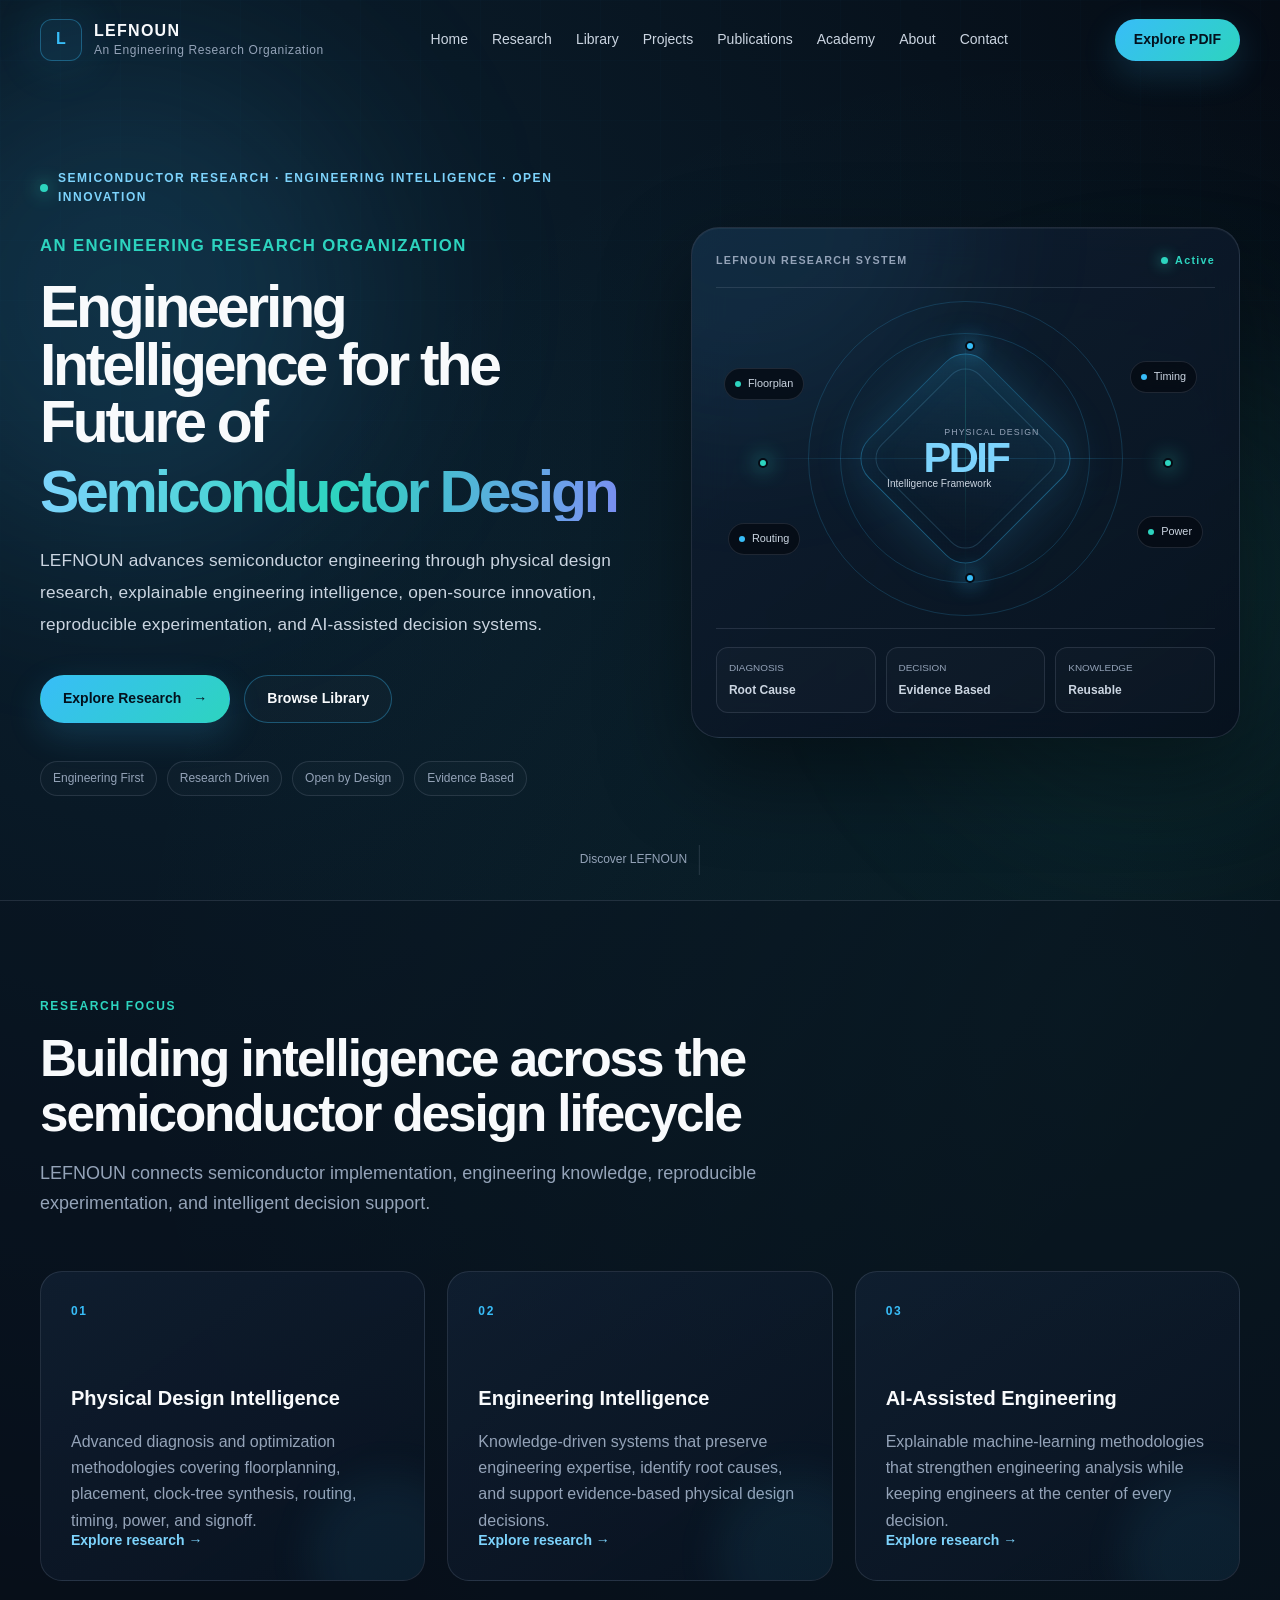
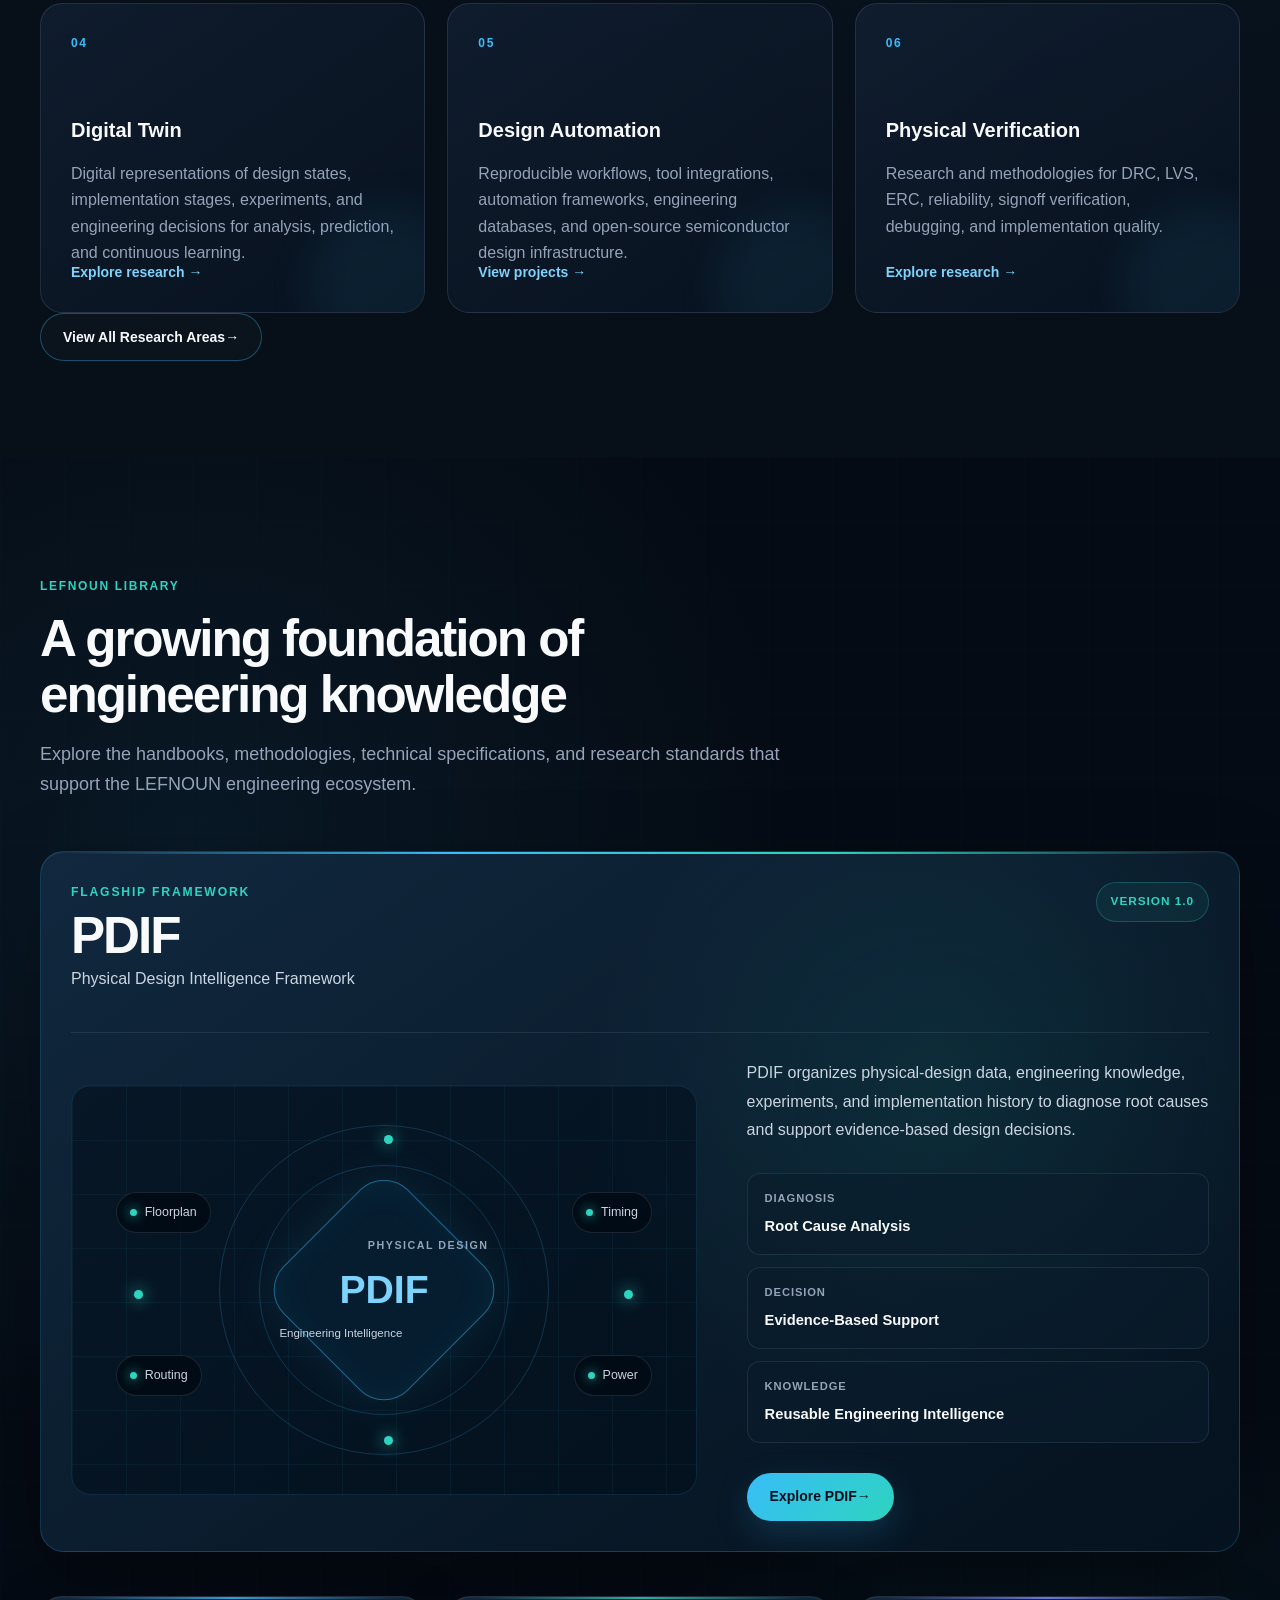
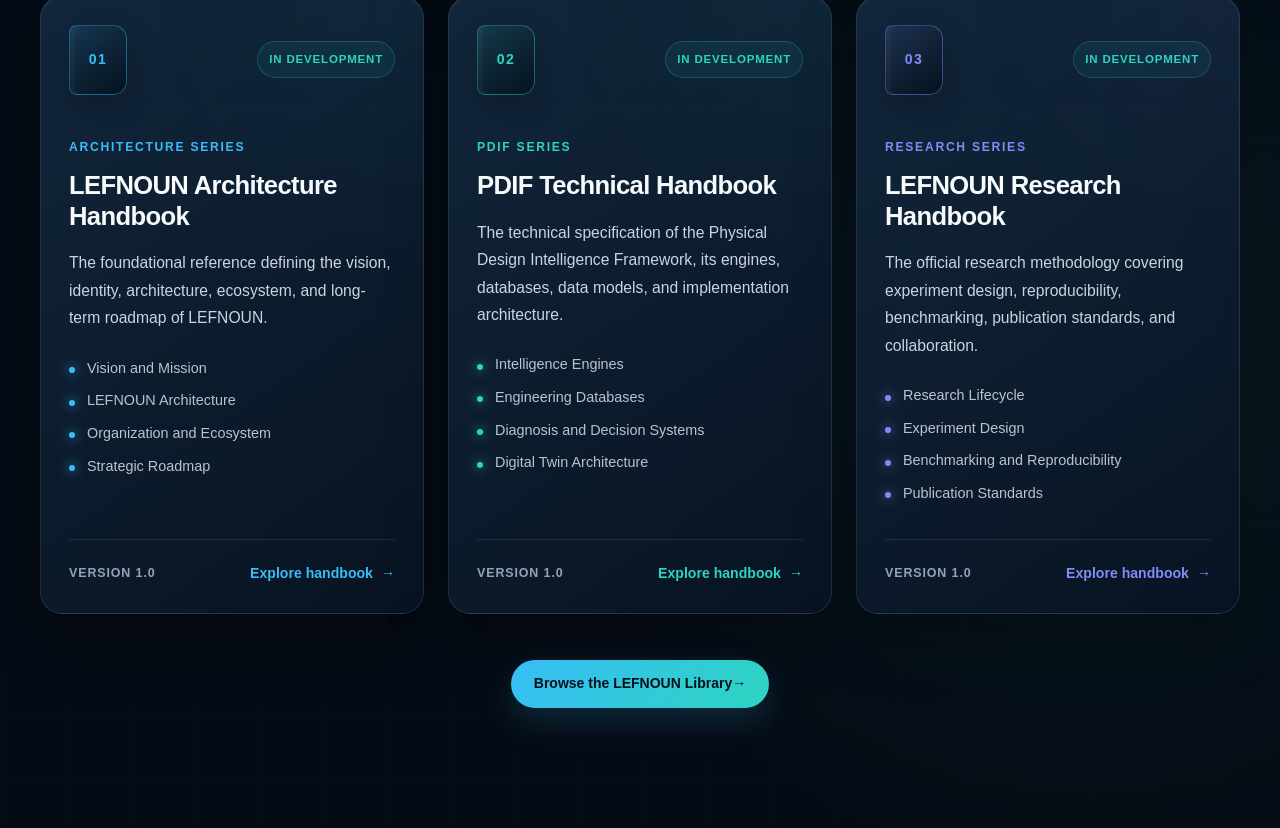
<file: index.html>
<!DOCTYPE html>
<html lang="en">
<head>
  <meta charset="UTF-8">

  <meta
    name="viewport"
    content="width=device-width, initial-scale=1.0"
  >

  <meta
    name="description"
    content="LEFNOUN is an engineering research organization advancing semiconductor design through physical design research, engineering intelligence, open-source innovation, and AI-assisted methodologies."
  >

  <title>LEFNOUN | An Engineering Research Organization</title>

  <link rel="icon" href="/favicon.ico">

  <!-- Development CSS -->
  <link rel="stylesheet" href="/css-v2/style.css">
</head>

<body>

  <!-- Header -->
  <header class="site-header" id="site-header">
    <div class="container header-inner">

      <a class="brand" href="/index-v2.html" aria-label="LEFNOUN homepage">
        <span class="brand-mark" aria-hidden="true">L</span>

        <span class="brand-text">
          <strong>LEFNOUN</strong>
          <span>An Engineering Research Organization</span>
        </span>
      </a>

      <nav
        class="desktop-nav"
        id="primary-navigation"
        aria-label="Primary navigation"
      >
        <a href="/index-v2.html" class="active">Home</a>
        <a href="/research/">Research</a>
        <a href="/library/">Library</a>
        <a href="/projects/">Projects</a>
        <a href="/publications/">Publications</a>
        <a href="/academy/">Academy</a>
        <a href="/about/">About</a>
        <a href="/contact/">Contact</a>
      </nav>

      <div class="header-actions">

        <a class="btn small header-cta" href="/research/#pdif">
          Explore PDIF
        </a>

        <button
          class="menu-toggle"
          id="menu-toggle"
          type="button"
          aria-label="Open navigation menu"
          aria-controls="primary-navigation"
          aria-expanded="false"
        >
          <span></span>
          <span></span>
          <span></span>
        </button>

      </div>

    </div>
  </header>
 
  <main>

    <!-- Hero -->
    <section class="hero" id="home">

      <div class="hero-grid-background" aria-hidden="true"></div>
      <div class="hero-glow hero-glow-one" aria-hidden="true"></div>
      <div class="hero-glow hero-glow-two" aria-hidden="true"></div>

      <div class="container hero-layout">

        <div class="hero-content reveal">

          <p class="eyebrow">
            <span class="eyebrow-dot"></span>
            Semiconductor Research · Engineering Intelligence · Open Innovation
          </p>

          <p class="hero-identity">
            An Engineering Research Organization
          </p>

          <h1>
            Engineering Intelligence for the Future of
            <span>Semiconductor Design</span>
          </h1>

          <p class="hero-description">
            LEFNOUN advances semiconductor engineering through physical
            design research, explainable engineering intelligence,
            open-source innovation, reproducible experimentation, and
            AI-assisted decision systems.
          </p>

          <div class="hero-actions">

            <a class="btn" href="/research/">
              Explore Research
              <span aria-hidden="true">→</span>
            </a>

            <a class="btn ghost" href="/library/">
              Browse Library
            </a>

          </div>

          <div class="hero-principles" aria-label="LEFNOUN principles">
            <span>Engineering First</span>
            <span>Research Driven</span>
            <span>Open by Design</span>
            <span>Evidence Based</span>
          </div>

        </div>

        <!-- PDIF Visual -->
        <div class="hero-visual reveal" aria-label="PDIF architecture">

          <div class="architecture-panel">

            <div class="panel-heading">

              <span>LEFNOUN RESEARCH SYSTEM</span>

              <span class="system-status">
                <i></i>
                Active
              </span>

            </div>

            <div class="chip-system">

              <div class="orbit orbit-one"></div>
              <div class="orbit orbit-two"></div>

              <span class="signal-node node-one"></span>
              <span class="signal-node node-two"></span>
              <span class="signal-node node-three"></span>
              <span class="signal-node node-four"></span>

              <div class="chip-core">
                <small>PHYSICAL DESIGN</small>
                <strong>PDIF</strong>
                <span>Intelligence Framework</span>
              </div>

              <div class="data-label label-timing">
                <span></span>
                Timing
              </div>

              <div class="data-label label-power">
                <span></span>
                Power
              </div>

              <div class="data-label label-routing">
                <span></span>
                Routing
              </div>

              <div class="data-label label-floorplan">
                <span></span>
                Floorplan
              </div>

            </div>

            <div class="panel-metrics">

              <div>
                <span>Diagnosis</span>
                <strong>Root Cause</strong>
              </div>

              <div>
                <span>Decision</span>
                <strong>Evidence Based</strong>
              </div>

              <div>
                <span>Knowledge</span>
                <strong>Reusable</strong>
              </div>

            </div>

          </div>

        </div>

      </div>

      <div class="hero-scroll-indicator">
        <span>Discover LEFNOUN</span>
        <i></i>
      </div>

    </section>

    <!-- Research Preview -->
    <section class="research-preview" id="research-preview">
      <div class="container">

        <div class="section-heading reveal">

          <p class="section-label">Research Focus</p>

          <h2>
            Building intelligence across the semiconductor design lifecycle
          </h2>

          <p>
            LEFNOUN connects semiconductor implementation, engineering
            knowledge, reproducible experimentation, and intelligent
            decision support.
          </p>

        </div>

        <div class="research-grid">

          <article class="research-card reveal">

            <span class="card-number">01</span>

            <h3>Physical Design Intelligence</h3>

            <p>
              Advanced diagnosis and optimization methodologies covering
              floorplanning, placement, clock-tree synthesis, routing,
              timing, power, and signoff.
            </p>

            <a href="/research/">
              Explore research
              <span aria-hidden="true">→</span>
            </a>

          </article>

          <article class="research-card reveal">

            <span class="card-number">02</span>

            <h3>Engineering Intelligence</h3>

            <p>
              Knowledge-driven systems that preserve engineering expertise,
              identify root causes, and support evidence-based physical
              design decisions.
            </p>

            <a href="/research/">
              Explore research
              <span aria-hidden="true">→</span>
            </a>

          </article>

          <article class="research-card reveal">

            <span class="card-number">03</span>

            <h3>AI-Assisted Engineering</h3>

            <p>
              Explainable machine-learning methodologies that strengthen
              engineering analysis while keeping engineers at the center
              of every decision.
            </p>

            <a href="/research/">
              Explore research
              <span aria-hidden="true">→</span>
            </a>

          </article>

          <article class="research-card reveal">

            <span class="card-number">04</span>

            <h3>Digital Twin</h3>

            <p>
              Digital representations of design states, implementation
              stages, experiments, and engineering decisions for analysis,
              prediction, and continuous learning.
            </p>

            <a href="/research/">
              Explore research
              <span aria-hidden="true">→</span>
            </a>

          </article>

          <article class="research-card reveal">

            <span class="card-number">05</span>

            <h3>Design Automation</h3>

            <p>
              Reproducible workflows, tool integrations, automation
              frameworks, engineering databases, and open-source
              semiconductor design infrastructure.
            </p>

            <a href="/projects/">
              View projects
              <span aria-hidden="true">→</span>
            </a>

          </article>

          <article class="research-card reveal">

            <span class="card-number">06</span>

            <h3>Physical Verification</h3>

            <p>
              Research and methodologies for DRC, LVS, ERC, reliability,
              signoff verification, debugging, and implementation quality.
            </p>

            <a href="/research/">
              Explore research
              <span aria-hidden="true">→</span>
            </a>

          </article>

        </div>

        <div class="section-action reveal">
          <a class="btn ghost" href="/research/">
            View All Research Areas
            <span aria-hidden="true">→</span>
          </a>
        </div>

      </div>
    </section>
     <!-- Library Preview -->
<section class="library-preview" id="library-preview">
  <div class="container">

    <div class="section-heading library-heading reveal">
      <p class="section-label">LEFNOUN Library</p>

      <h2>
        A growing foundation of engineering knowledge
      </h2>

      <p>
        Explore the handbooks, methodologies, technical specifications,
        and research standards that support the LEFNOUN engineering
        ecosystem.
      </p>
    </div>
    <!-- PDIF Flagship Framework -->
<article class="library-pdif-feature reveal">

  <div class="library-pdif-header">

    <div>
      <p class="library-pdif-label">
        Flagship Framework
      </p>

      <h3>
        PDIF
      </h3>

      <p class="library-pdif-subtitle">
        Physical Design Intelligence Framework
      </p>
    </div>

    <span class="library-pdif-version">
      Version 1.0
    </span>

  </div>

  <div class="library-pdif-body">

    <div
      class="library-pdif-visual"
      aria-label="PDIF engineering intelligence architecture"
    >

      <div class="pdif-orbit pdif-orbit-one"></div>
      <div class="pdif-orbit pdif-orbit-two"></div>

      <span class="pdif-signal pdif-signal-top"></span>
      <span class="pdif-signal pdif-signal-right"></span>
      <span class="pdif-signal pdif-signal-bottom"></span>
      <span class="pdif-signal pdif-signal-left"></span>

      <div class="pdif-feature-core">
        <small>Physical Design</small>
        <strong>PDIF</strong>
        <span>Engineering Intelligence</span>
      </div>

      <div class="pdif-feature-label pdif-feature-floorplan">
        <i></i>
        Floorplan
      </div>

      <div class="pdif-feature-label pdif-feature-timing">
        <i></i>
        Timing
      </div>

      <div class="pdif-feature-label pdif-feature-routing">
        <i></i>
        Routing
      </div>

      <div class="pdif-feature-label pdif-feature-power">
        <i></i>
        Power
      </div>

    </div>

    <div class="library-pdif-content">

      <p>
        PDIF organizes physical-design data, engineering knowledge,
        experiments, and implementation history to diagnose root causes
        and support evidence-based design decisions.
      </p>

      <div class="library-pdif-capabilities">

        <div>
          <span>Diagnosis</span>
          <strong>Root Cause Analysis</strong>
        </div>

        <div>
          <span>Decision</span>
          <strong>Evidence-Based Support</strong>
        </div>

        <div>
          <span>Knowledge</span>
          <strong>Reusable Engineering Intelligence</strong>
        </div>

      </div>

      <a class="btn" href="/projects/pdif/">
        Explore PDIF
        <span aria-hidden="true">→</span>
      </a>

    </div>

  </div>

</article>

    <div class="library-grid">

      <!-- Architecture Handbook -->
      <article class="library-card library-card-blue reveal">

        <div class="library-card-top">
          <span class="book-icon" aria-hidden="true">01</span>

          <span class="document-status">
            In Development
          </span>
        </div>

        <div class="library-card-content">

          <p class="library-series">
            Architecture Series
          </p>

          <h3>
            LEFNOUN Architecture Handbook
          </h3>

          <p>
            The foundational reference defining the vision, identity,
            architecture, ecosystem, and long-term roadmap of LEFNOUN.
          </p>

          <ul class="library-topics">
            <li>Vision and Mission</li>
            <li>LEFNOUN Architecture</li>
            <li>Organization and Ecosystem</li>
            <li>Strategic Roadmap</li>
          </ul>

        </div>

        <div class="library-card-footer">
          <span>Version 1.0</span>

          <a href="/library/">
            Explore handbook
            <span aria-hidden="true">→</span>
          </a>
        </div>

      </article>

      <!-- PDIF Handbook -->
      <article class="library-card library-card-cyan reveal">

        <div class="library-card-top">
          <span class="book-icon" aria-hidden="true">02</span>

          <span class="document-status">
            In Development
          </span>
        </div>

        <div class="library-card-content">

          <p class="library-series">
            PDIF Series
          </p>

          <h3>
            PDIF Technical Handbook
          </h3>

          <p>
            The technical specification of the Physical Design
            Intelligence Framework, its engines, databases, data models,
            and implementation architecture.
          </p>

          <ul class="library-topics">
            <li>Intelligence Engines</li>
            <li>Engineering Databases</li>
            <li>Diagnosis and Decision Systems</li>
            <li>Digital Twin Architecture</li>
          </ul>

        </div>

        <div class="library-card-footer">
          <span>Version 1.0</span>

          <a href="/library/">
            Explore handbook
            <span aria-hidden="true">→</span>
          </a>
        </div>

      </article>

      <!-- Research Handbook -->
      <article class="library-card library-card-purple reveal">

        <div class="library-card-top">
          <span class="book-icon" aria-hidden="true">03</span>

          <span class="document-status">
            In Development
          </span>
        </div>

        <div class="library-card-content">

          <p class="library-series">
            Research Series
          </p>

          <h3>
            LEFNOUN Research Handbook
          </h3>

          <p>
            The official research methodology covering experiment
            design, reproducibility, benchmarking, publication standards,
            and collaboration.
          </p>

          <ul class="library-topics">
            <li>Research Lifecycle</li>
            <li>Experiment Design</li>
            <li>Benchmarking and Reproducibility</li>
            <li>Publication Standards</li>
          </ul>

        </div>

        <div class="library-card-footer">
          <span>Version 1.0</span>

          <a href="/library/">
            Explore handbook
            <span aria-hidden="true">→</span>
          </a>
        </div>

      </article>

    </div>

    <div class="library-action reveal">
      <a class="btn" href="/library/">
        Browse the LEFNOUN Library
        <span aria-hidden="true">→</span>
      </a>
    </div>

  </div>
</section>


  </main>

  <script src="/js/main.js"></script>

</body>
</html>
</file>
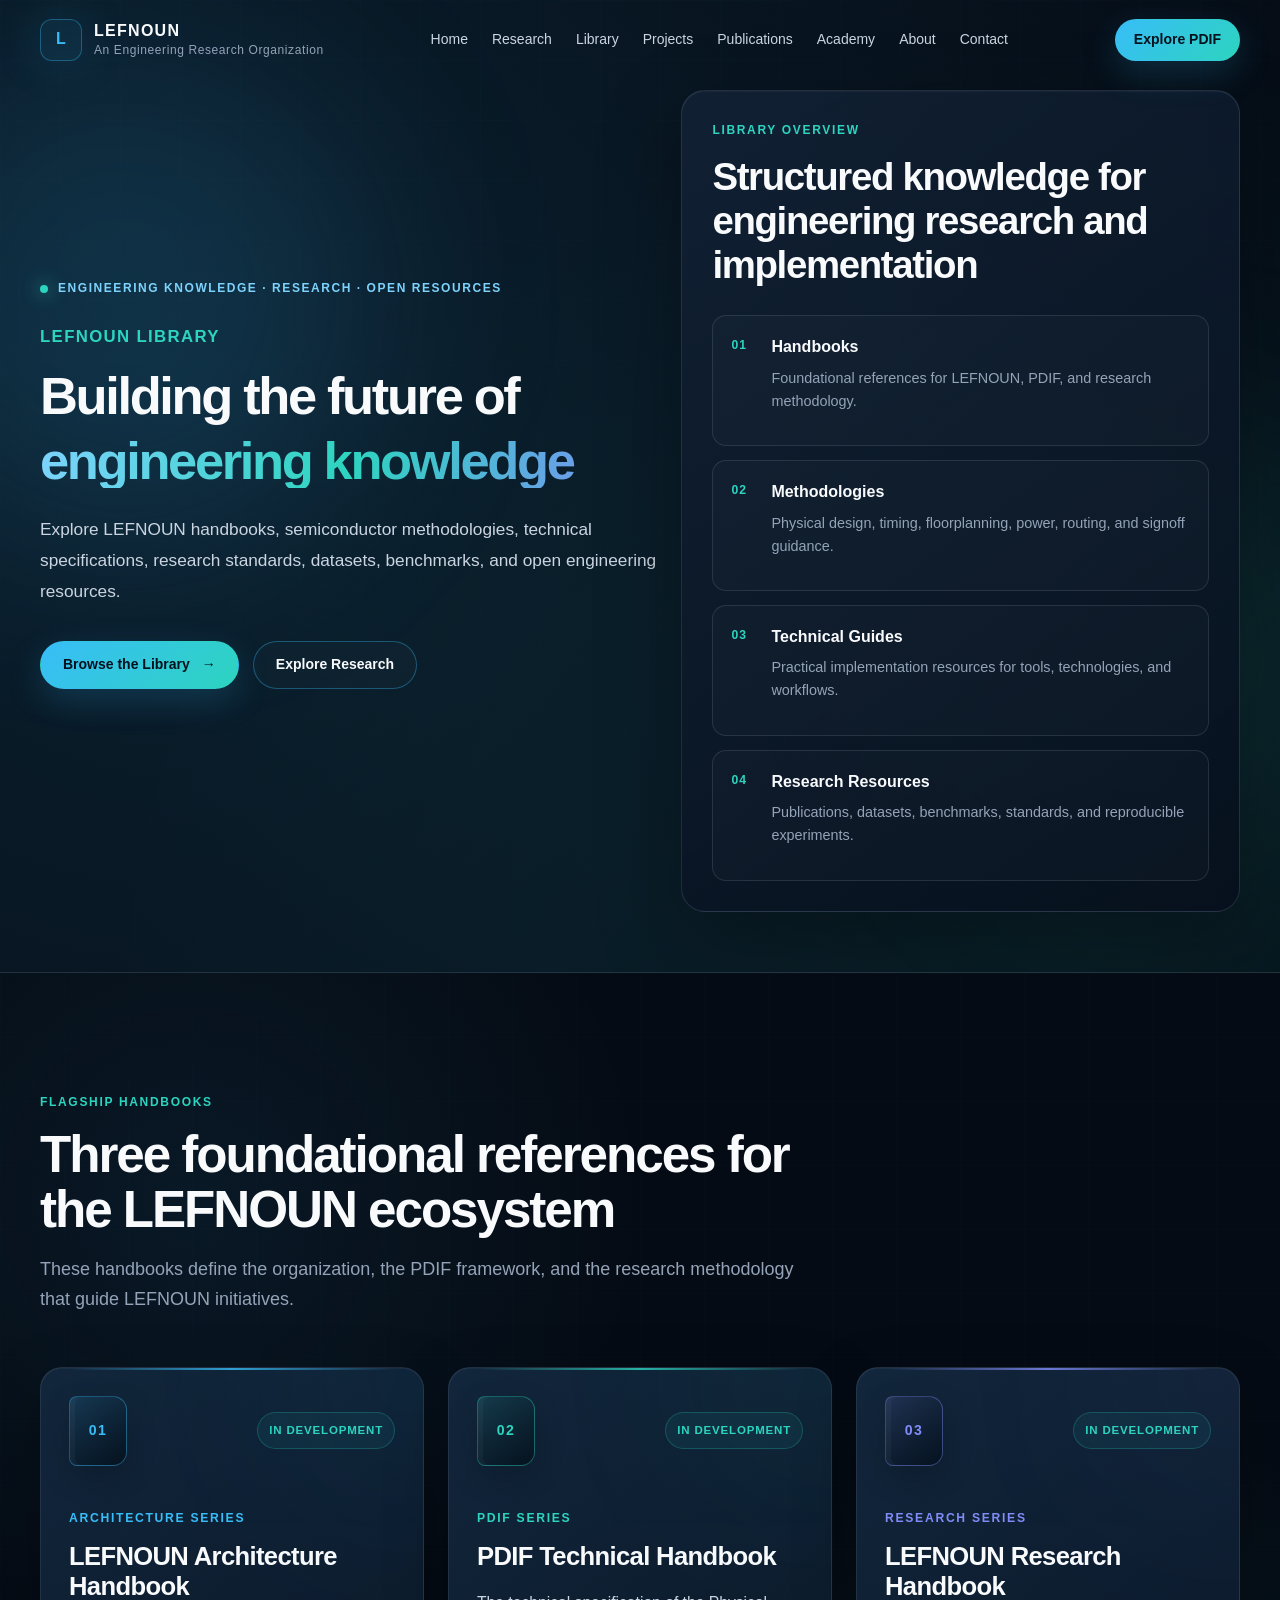
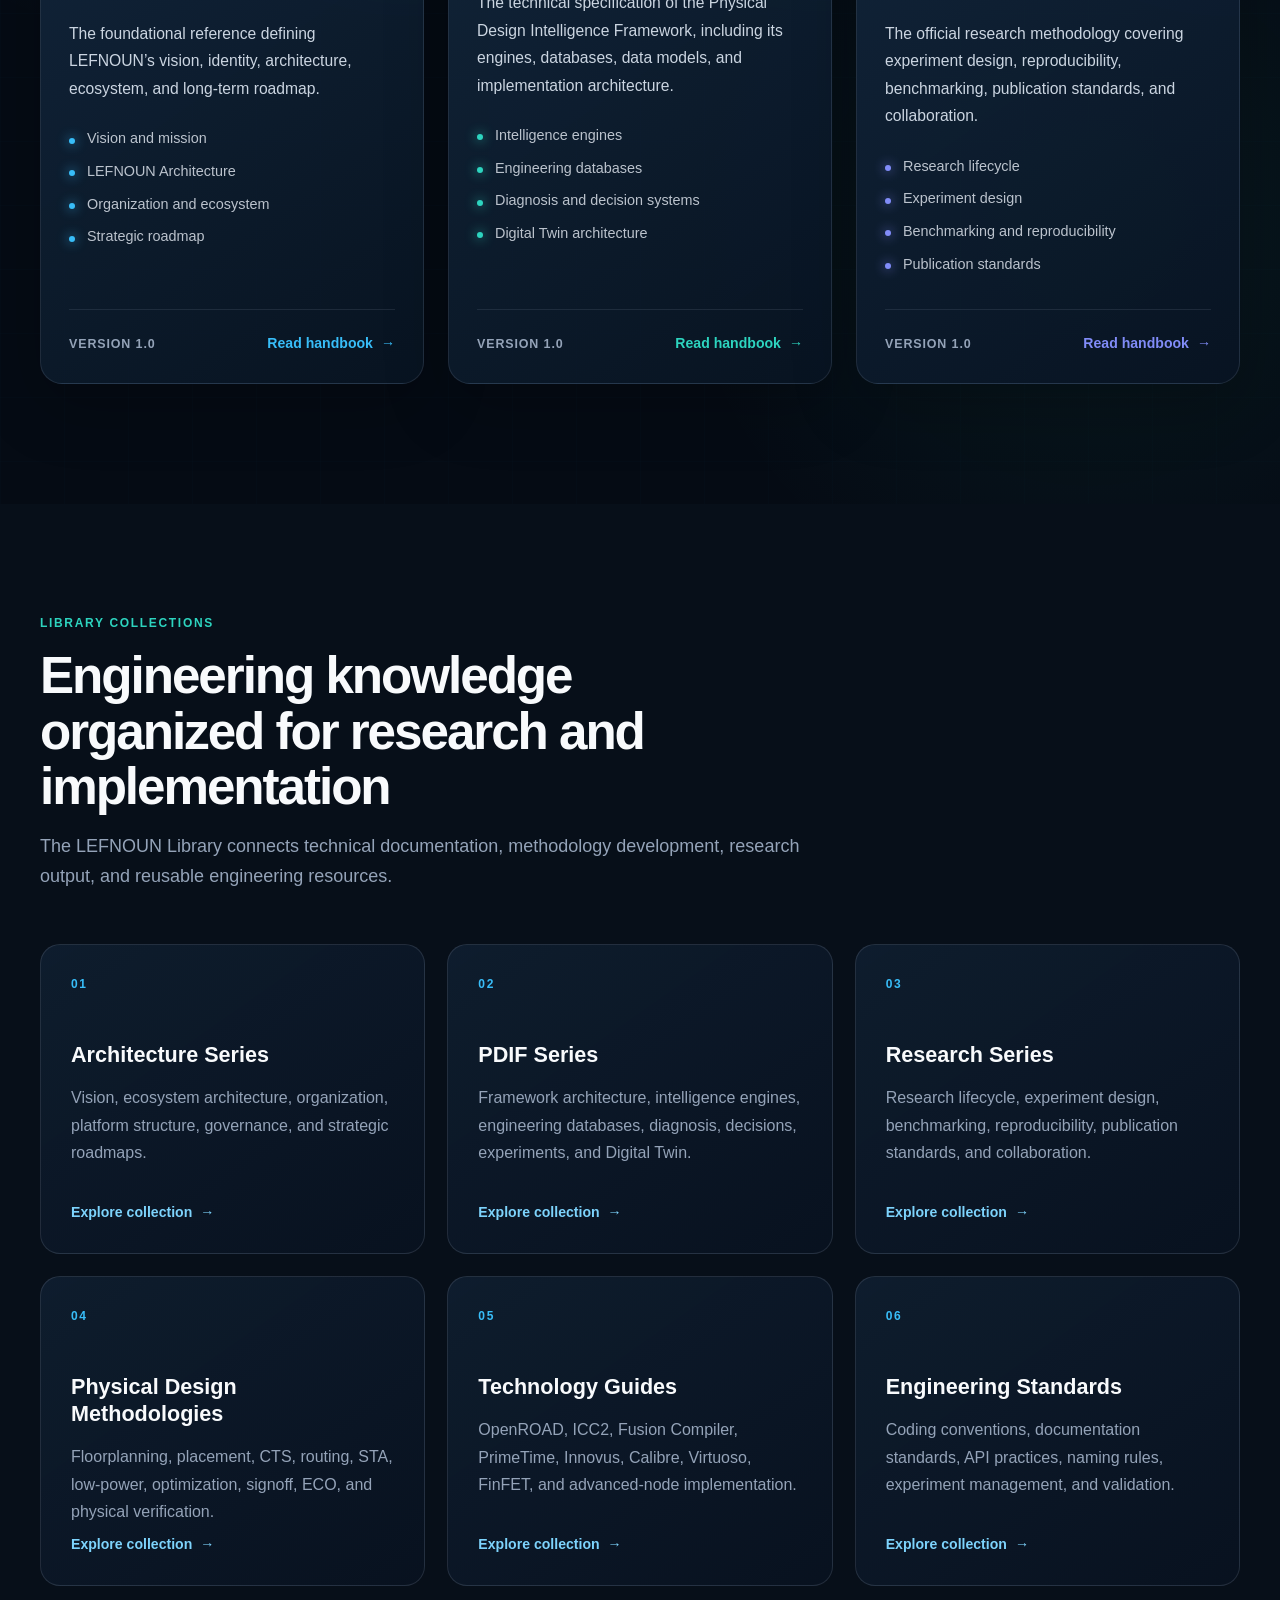
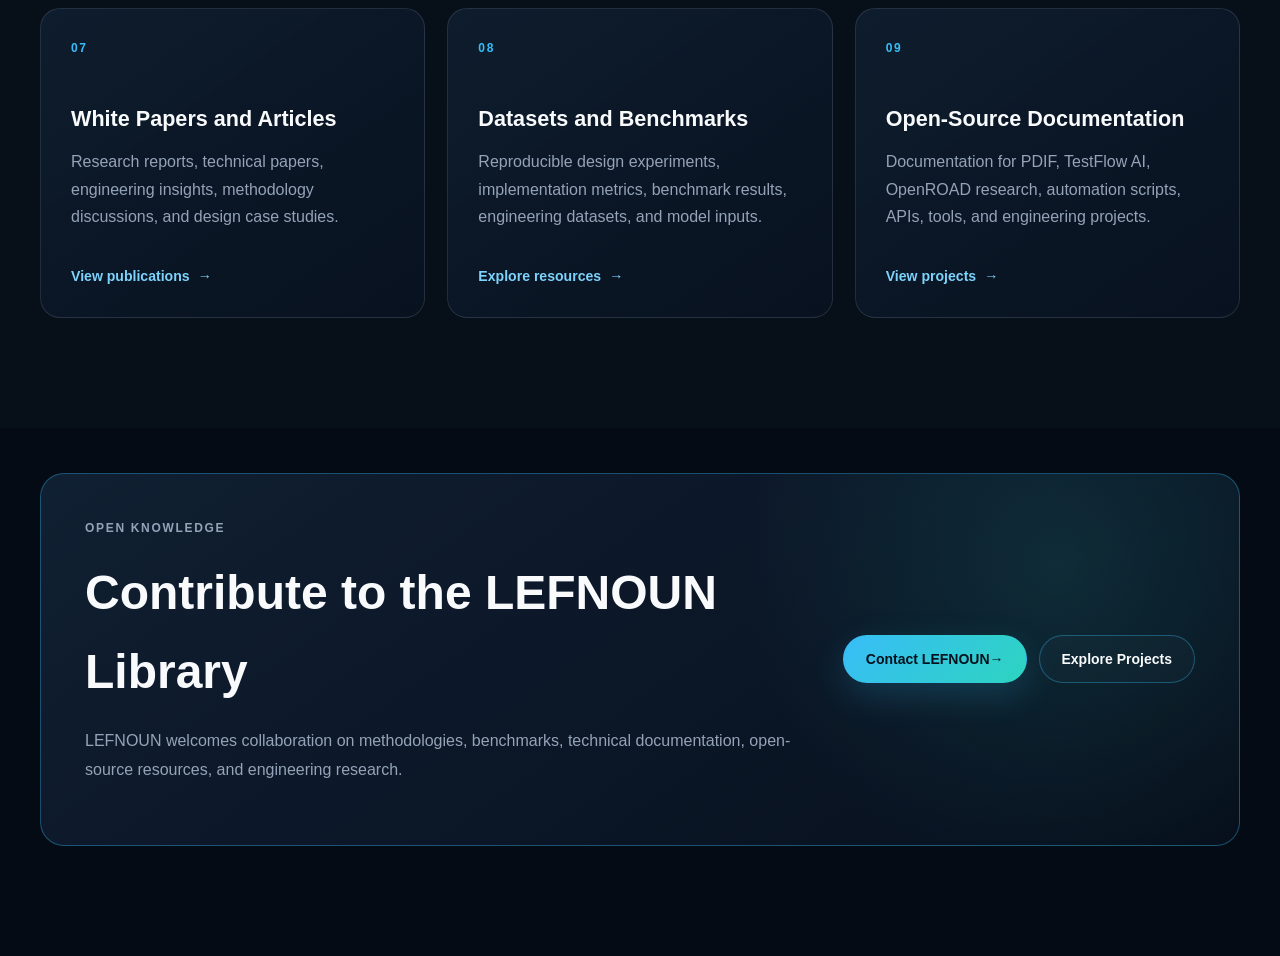
<file: library/index.html>
<!DOCTYPE html>
<html lang="en">
<head>
  <meta charset="UTF-8">

  <meta
    name="viewport"
    content="width=device-width, initial-scale=1.0"
  >

  <meta
    name="description"
    content="Explore the LEFNOUN Library of engineering handbooks, semiconductor methodologies, technical guides, research standards, datasets, benchmarks, and open engineering resources."
  >

  <title>Library | LEFNOUN</title>

  <link rel="icon" href="/favicon.ico">
  <link rel="stylesheet" href="/css-v2/style.css">
</head>

<body>

  <!-- Header -->
  <header class="site-header" id="site-header">
    <div class="container header-inner">

      <a class="brand" href="/" aria-label="LEFNOUN homepage">
        <span class="brand-mark" aria-hidden="true">L</span>

        <span class="brand-text">
          <strong>LEFNOUN</strong>
          <span>An Engineering Research Organization</span>
        </span>
      </a>

      <nav
        class="desktop-nav"
        id="primary-navigation"
        aria-label="Primary navigation"
      >
        <a href="/">Home</a>
        <a href="/research/">Research</a>
        <a href="/library/" class="active">Library</a>
        <a href="/projects/">Projects</a>
        <a href="/publications/">Publications</a>
        <a href="/academy/">Academy</a>
        <a href="/about/">About</a>
        <a href="/contact/">Contact</a>
      </nav>

      <div class="header-actions">
        <a class="btn small header-cta" href="/projects/#pdif">
          Explore PDIF
        </a>

        <button
          class="menu-toggle"
          id="menu-toggle"
          type="button"
          aria-label="Open navigation menu"
          aria-controls="primary-navigation"
          aria-expanded="false"
        >
          <span></span>
          <span></span>
        </button>
      </div>

    </div>
  </header>

  <main>

    <!-- Library Hero -->
    <section class="library-page-hero">

      <div class="hero-grid-background" aria-hidden="true"></div>
      <div class="hero-glow hero-glow-one" aria-hidden="true"></div>
      <div class="hero-glow hero-glow-two" aria-hidden="true"></div>

      <div class="container library-page-hero-inner">

        <div class="library-page-intro reveal">

          <p class="eyebrow">
            <span class="eyebrow-dot"></span>
            Engineering Knowledge · Research · Open Resources
          </p>

          <p class="hero-identity">
            LEFNOUN Library
          </p>

          <h1>
            Building the future of
           <span>engineering knowledge</span>
          </h1>

          <p>
            Explore LEFNOUN handbooks, semiconductor methodologies,
            technical specifications, research standards, datasets,
            benchmarks, and open engineering resources.
          </p>

          <div class="hero-actions">
            <a class="btn" href="#flagship-handbooks">
              Browse the Library
              <span aria-hidden="true">→</span>
            </a>

            <a class="btn ghost" href="/research/">
              Explore Research
            </a>
          </div>

        </div>

        <aside class="library-summary-panel reveal">

          <p class="section-label">
            Library Overview
          </p>

          <h2>
            Structured knowledge for engineering research and implementation
          </h2>

          <div class="library-summary-list">

            <div>
              <span>01</span>
              <strong>Handbooks</strong>
              <p>Foundational references for LEFNOUN, PDIF, and research methodology.</p>
            </div>

            <div>
              <span>02</span>
              <strong>Methodologies</strong>
              <p>Physical design, timing, floorplanning, power, routing, and signoff guidance.</p>
            </div>

            <div>
              <span>03</span>
              <strong>Technical Guides</strong>
              <p>Practical implementation resources for tools, technologies, and workflows.</p>
            </div>

            <div>
              <span>04</span>
              <strong>Research Resources</strong>
              <p>Publications, datasets, benchmarks, standards, and reproducible experiments.</p>
            </div>

          </div>

        </aside>

      </div>
    </section>

    <!-- Flagship Handbooks -->
    <section class="library-preview" id="flagship-handbooks">
      <div class="container">

        <div class="section-heading library-heading reveal">
          <p class="section-label">Flagship Handbooks</p>

          <h2>
            Three foundational references for the LEFNOUN ecosystem
          </h2>

          <p>
            These handbooks define the organization, the PDIF framework,
            and the research methodology that guide LEFNOUN initiatives.
          </p>
        </div>

        <div class="library-grid">

          <!-- Architecture Handbook -->
          <article class="library-card library-card-blue reveal">

            <div class="library-card-top">
              <span class="book-icon" aria-hidden="true">01</span>
              <span class="document-status">In Development</span>
            </div>

            <div class="library-card-content">
              <p class="library-series">Architecture Series</p>

              <h3>LEFNOUN Architecture Handbook</h3>

              <p>
                The foundational reference defining LEFNOUN’s vision,
                identity, architecture, ecosystem, and long-term roadmap.
              </p>

              <ul class="library-topics">
                <li>Vision and mission</li>
                <li>LEFNOUN Architecture</li>
                <li>Organization and ecosystem</li>
                <li>Strategic roadmap</li>
              </ul>
            </div>

            <div class="library-card-footer">
              <span>Version 1.0</span>

              <a href="#">
                Read handbook
                <span aria-hidden="true">→</span>
              </a>
            </div>

          </article>

          <!-- PDIF Handbook -->
          <article class="library-card library-card-cyan reveal">

            <div class="library-card-top">
              <span class="book-icon" aria-hidden="true">02</span>
              <span class="document-status">In Development</span>
            </div>

            <div class="library-card-content">
              <p class="library-series">PDIF Series</p>

              <h3>PDIF Technical Handbook</h3>

              <p>
                The technical specification of the Physical Design
                Intelligence Framework, including its engines, databases,
                data models, and implementation architecture.
              </p>

              <ul class="library-topics">
                <li>Intelligence engines</li>
                <li>Engineering databases</li>
                <li>Diagnosis and decision systems</li>
                <li>Digital Twin architecture</li>
              </ul>
            </div>

            <div class="library-card-footer">
              <span>Version 1.0</span>

              <a href="#">
                Read handbook
                <span aria-hidden="true">→</span>
              </a>
            </div>

          </article>

          <!-- Research Handbook -->
          <article class="library-card library-card-purple reveal">

            <div class="library-card-top">
              <span class="book-icon" aria-hidden="true">03</span>
              <span class="document-status">In Development</span>
            </div>

            <div class="library-card-content">
              <p class="library-series">Research Series</p>

              <h3>LEFNOUN Research Handbook</h3>

              <p>
                The official research methodology covering experiment
                design, reproducibility, benchmarking, publication
                standards, and collaboration.
              </p>

              <ul class="library-topics">
                <li>Research lifecycle</li>
                <li>Experiment design</li>
                <li>Benchmarking and reproducibility</li>
                <li>Publication standards</li>
              </ul>
            </div>

            <div class="library-card-footer">
              <span>Version 1.0</span>

              <a href="#">
                Read handbook
                <span aria-hidden="true">→</span>
              </a>
            </div>

          </article>

        </div>

      </div>
    </section>

    <!-- Library Collections -->
    <section class="library-collections-section" id="collections">
      <div class="container">

        <div class="section-heading reveal">
          <p class="section-label">Library Collections</p>

          <h2>
            Engineering knowledge organized for research and implementation
          </h2>

          <p>
            The LEFNOUN Library connects technical documentation,
            methodology development, research output, and reusable
            engineering resources.
          </p>
        </div>

        <div class="library-collection-grid">

          <article class="library-collection-card reveal">
            <span>01</span>
            <h3>Architecture Series</h3>
            <p>
              Vision, ecosystem architecture, organization, platform
              structure, governance, and strategic roadmaps.
            </p>
            <a href="#">
              Explore collection
              <span aria-hidden="true">→</span>
            </a>
          </article>

          <article class="library-collection-card reveal">
            <span>02</span>
            <h3>PDIF Series</h3>
            <p>
              Framework architecture, intelligence engines, engineering
              databases, diagnosis, decisions, experiments, and Digital Twin.
            </p>
            <a href="#">
              Explore collection
              <span aria-hidden="true">→</span>
            </a>
          </article>

          <article class="library-collection-card reveal">
            <span>03</span>
            <h3>Research Series</h3>
            <p>
              Research lifecycle, experiment design, benchmarking,
              reproducibility, publication standards, and collaboration.
            </p>
            <a href="#">
              Explore collection
              <span aria-hidden="true">→</span>
            </a>
          </article>

          <article class="library-collection-card reveal">
            <span>04</span>
            <h3>Physical Design Methodologies</h3>
            <p>
              Floorplanning, placement, CTS, routing, STA, low-power,
              optimization, signoff, ECO, and physical verification.
            </p>
            <a href="#">
              Explore collection
              <span aria-hidden="true">→</span>
            </a>
          </article>

          <article class="library-collection-card reveal">
            <span>05</span>
            <h3>Technology Guides</h3>
            <p>
              OpenROAD, ICC2, Fusion Compiler, PrimeTime, Innovus, Calibre,
              Virtuoso, FinFET, and advanced-node implementation.
            </p>
            <a href="#">
              Explore collection
              <span aria-hidden="true">→</span>
            </a>
          </article>

          <article class="library-collection-card reveal">
            <span>06</span>
            <h3>Engineering Standards</h3>
            <p>
              Coding conventions, documentation standards, API practices,
              naming rules, experiment management, and validation.
            </p>
            <a href="#">
              Explore collection
              <span aria-hidden="true">→</span>
            </a>
          </article>

          <article class="library-collection-card reveal">
            <span>07</span>
            <h3>White Papers and Articles</h3>
            <p>
              Research reports, technical papers, engineering insights,
              methodology discussions, and design case studies.
            </p>
            <a href="/publications/">
              View publications
              <span aria-hidden="true">→</span>
            </a>
          </article>

          <article class="library-collection-card reveal">
            <span>08</span>
            <h3>Datasets and Benchmarks</h3>
            <p>
              Reproducible design experiments, implementation metrics,
              benchmark results, engineering datasets, and model inputs.
            </p>
            <a href="#">
              Explore resources
              <span aria-hidden="true">→</span>
            </a>
          </article>

          <article class="library-collection-card reveal">
            <span>09</span>
            <h3>Open-Source Documentation</h3>
            <p>
              Documentation for PDIF, TestFlow AI, OpenROAD research,
              automation scripts, APIs, tools, and engineering projects.
            </p>
            <a href="/projects/">
              View projects
              <span aria-hidden="true">→</span>
            </a>
          </article>

        </div>

      </div>
    </section>

    <!-- Library CTA -->
    <section class="library-contribution-section">
      <div class="container library-contribution reveal">

        <div>
          <p class="section-label">Open Knowledge</p>

          <h2>
            Contribute to the LEFNOUN Library
          </h2>

          <p>
            LEFNOUN welcomes collaboration on methodologies, benchmarks,
            technical documentation, open-source resources, and engineering
            research.
          </p>
        </div>

        <div class="library-contribution-actions">
          <a class="btn" href="/contact/">
            Contact LEFNOUN
            <span aria-hidden="true">→</span>
          </a>

          <a class="btn ghost" href="/projects/">
            Explore Projects
          </a>
        </div>

      </div>
    </section>

  </main>

  <script src="/js/main.js"></script>

</body>
</html>
</file>
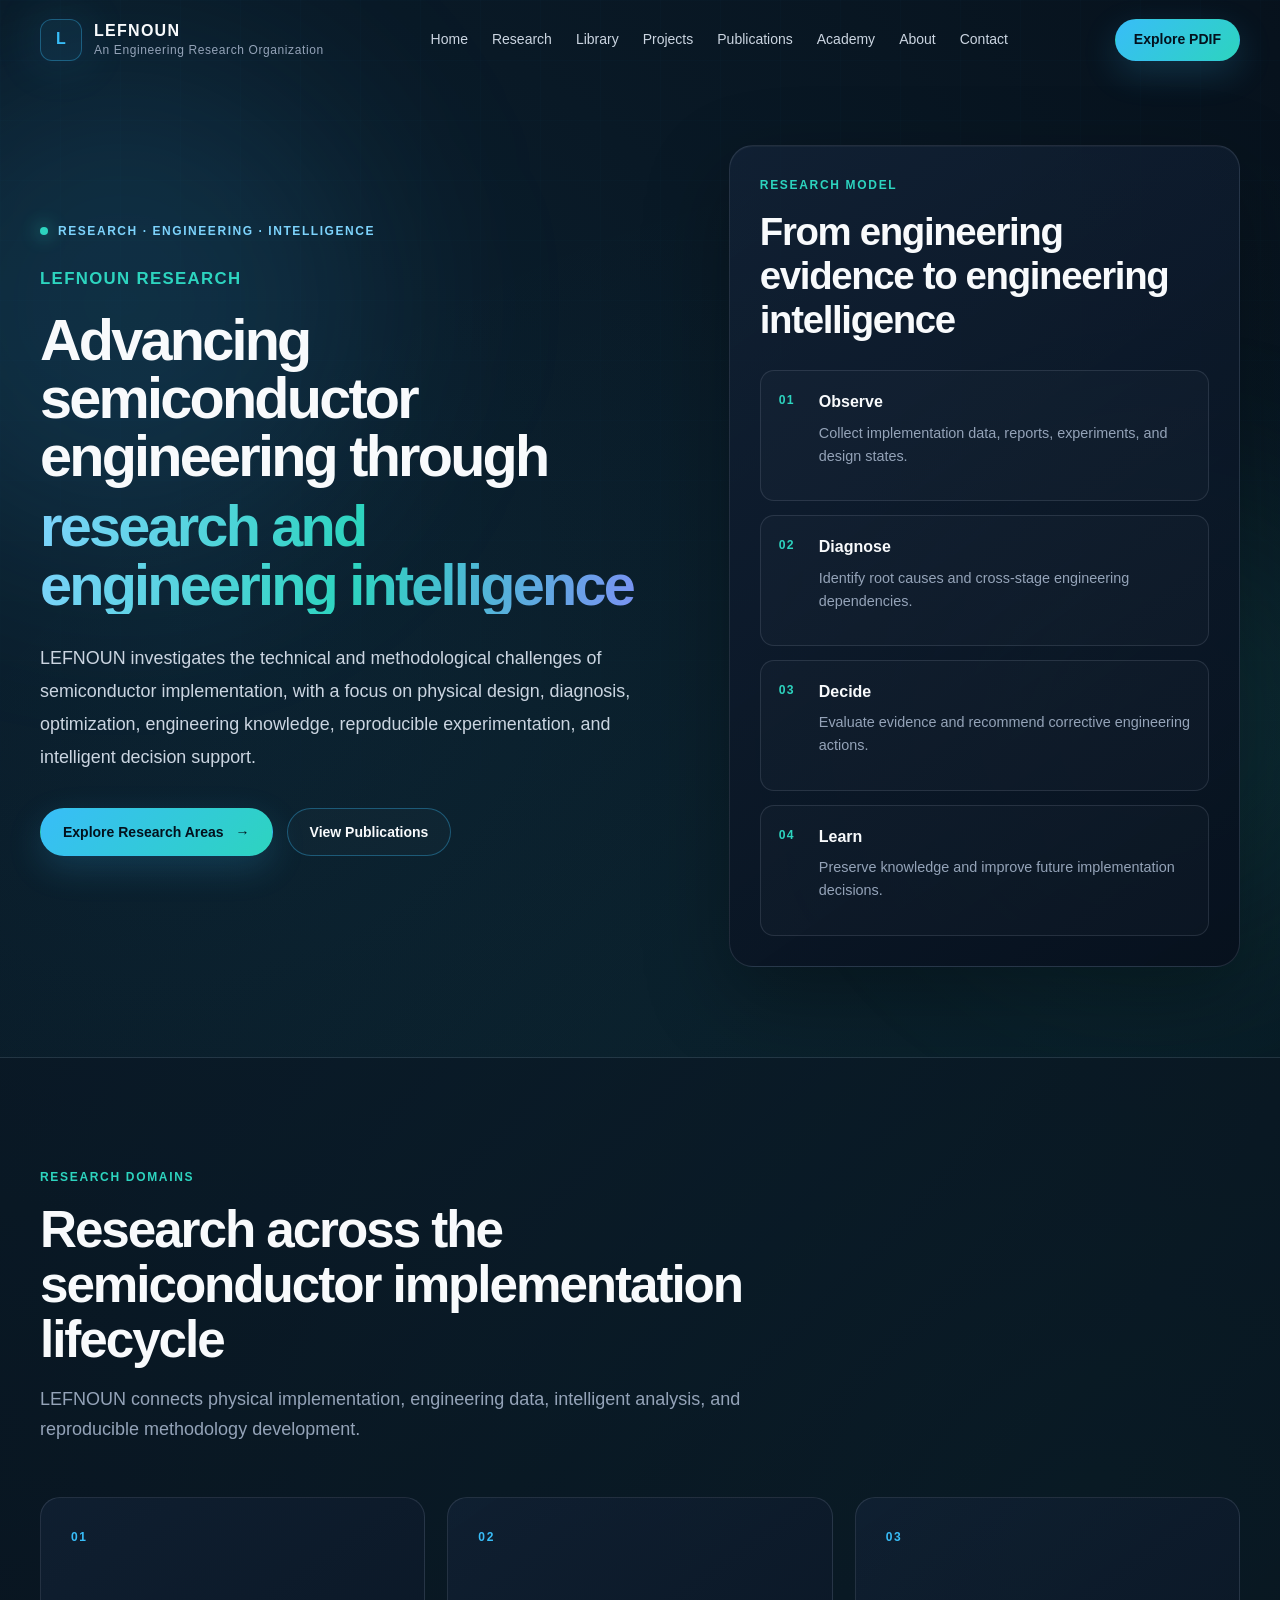
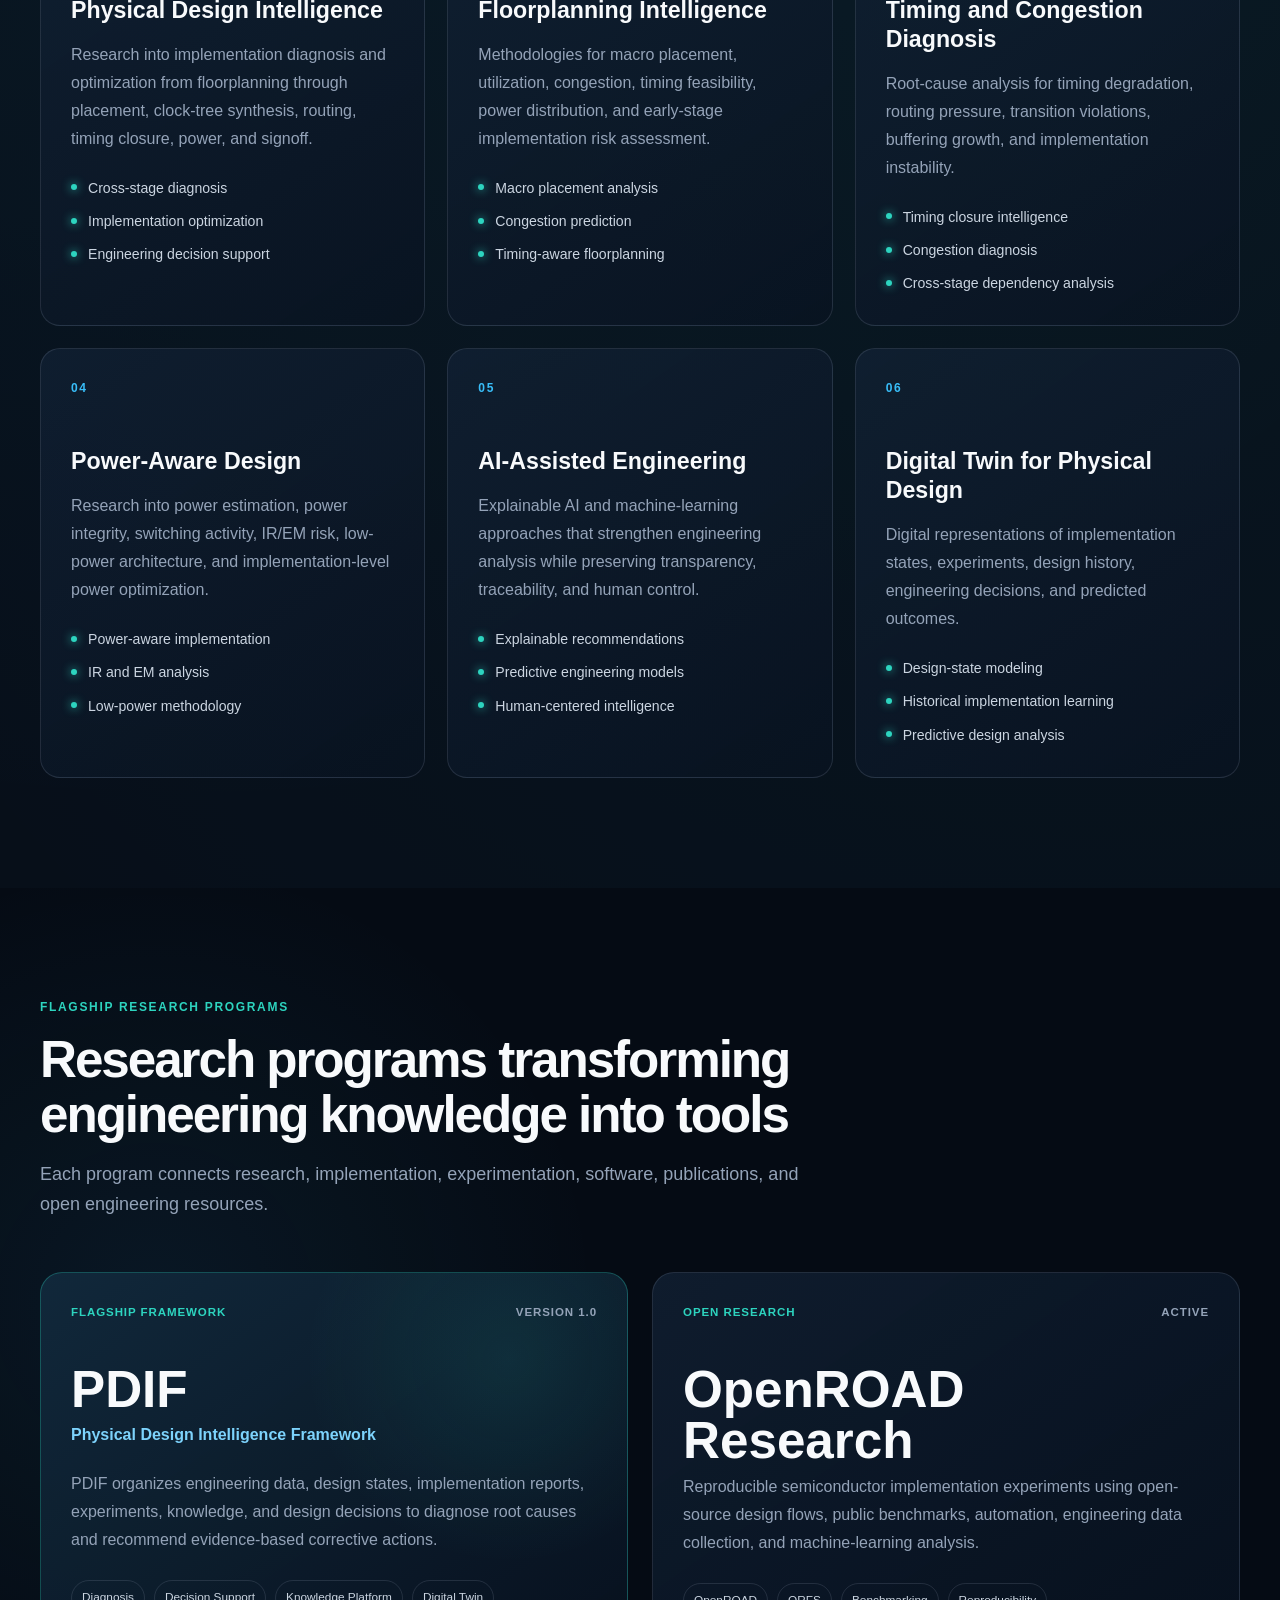
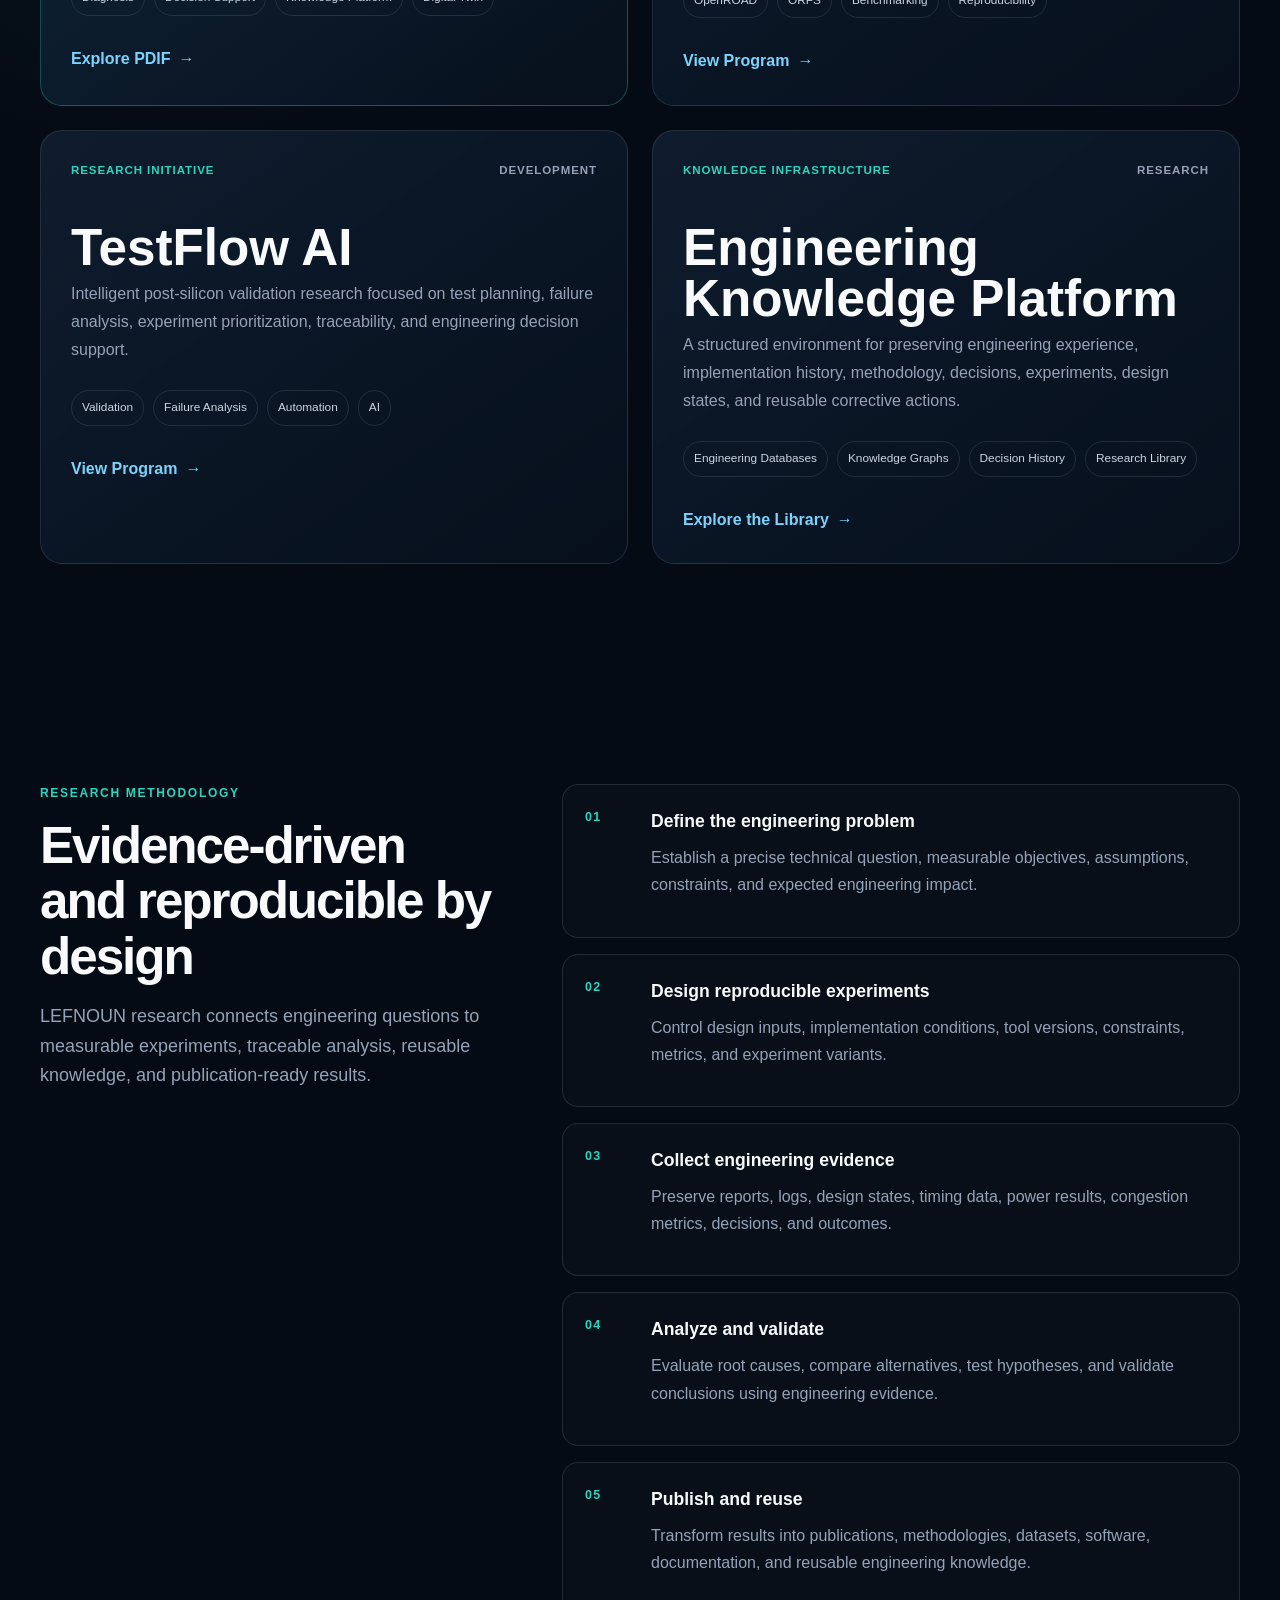
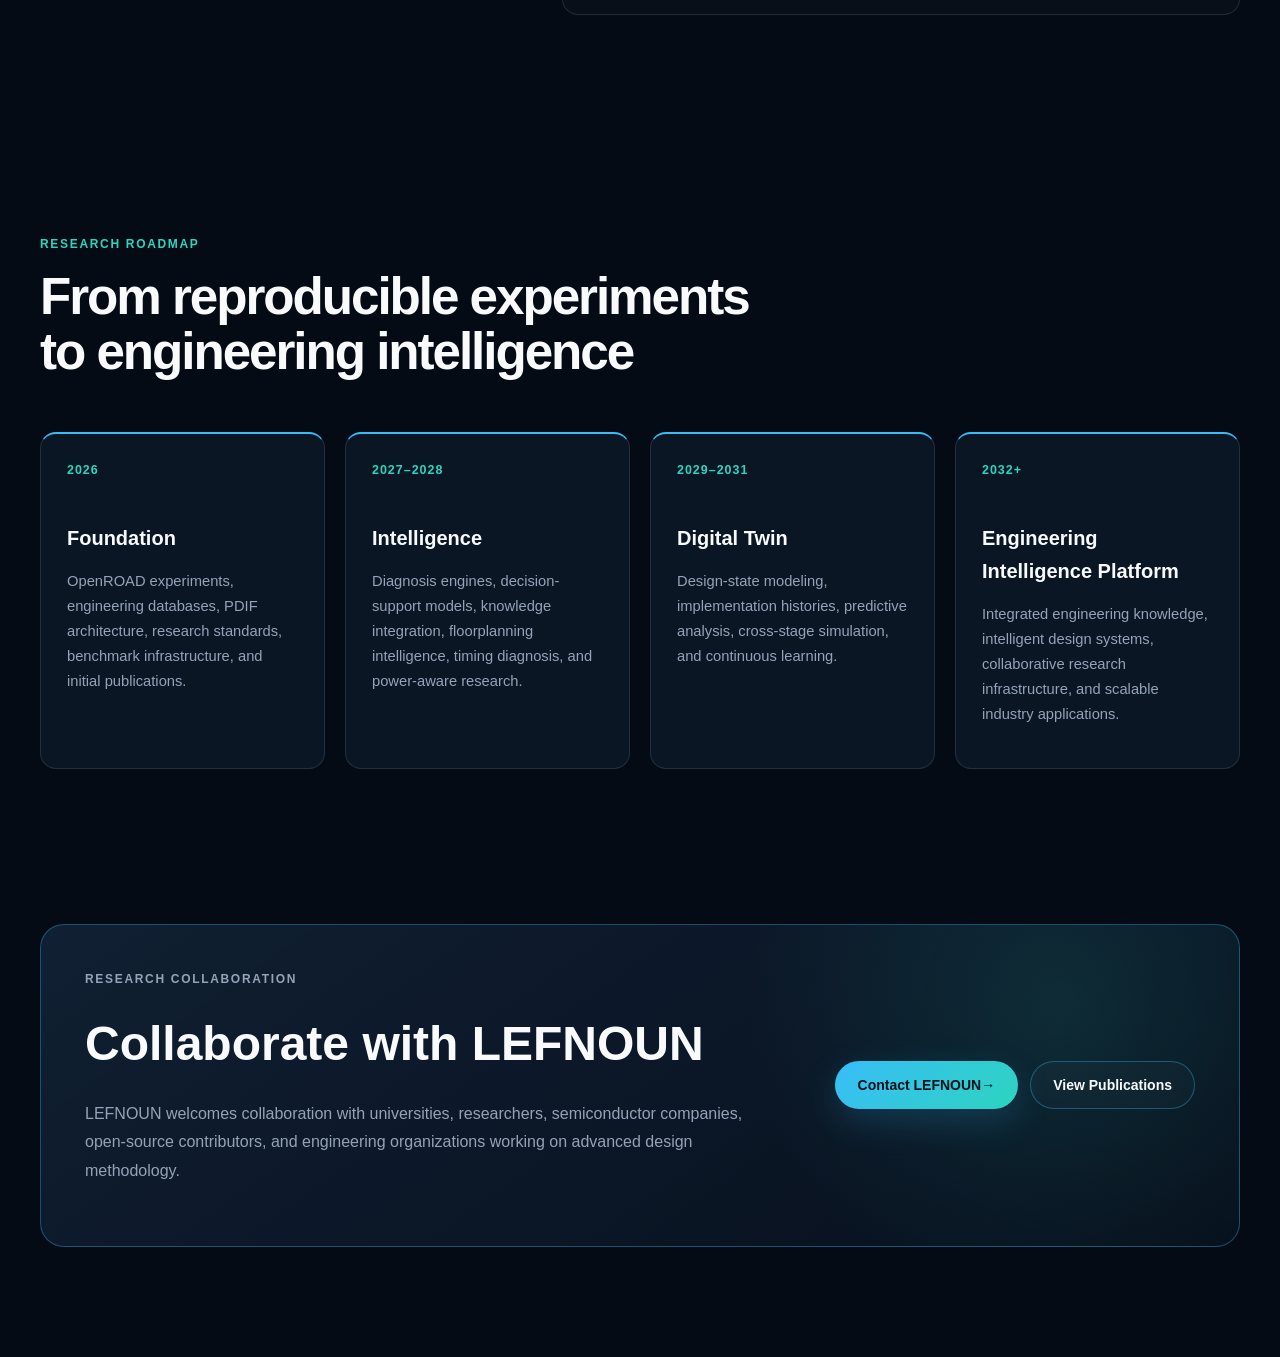
<file: research/index.html>
<!DOCTYPE html>
<html lang="en">
<head>
  <meta charset="UTF-8">

  <meta
    name="viewport"
    content="width=device-width, initial-scale=1.0"
  >

  <meta
    name="description"
    content="Explore LEFNOUN research in semiconductor physical design, engineering intelligence, digital twins, AI-assisted engineering, verification, and open design automation."
  >

  <title>Research | LEFNOUN</title>

  <link rel="icon" href="/favicon.ico">
  <link rel="stylesheet" href="/css-v2/style.css">
</head>

<body>

  <header class="site-header" id="site-header">
    <div class="container header-inner">

      <a class="brand" href="/" aria-label="LEFNOUN homepage">
        <span class="brand-mark" aria-hidden="true">L</span>

        <span class="brand-text">
          <strong>LEFNOUN</strong>
          <span>An Engineering Research Organization</span>
        </span>
      </a>

      <nav
        class="desktop-nav"
        id="primary-navigation"
        aria-label="Primary navigation"
      >
        <a href="/">Home</a>
        <a href="/research/" class="active">Research</a>
        <a href="/library/">Library</a>
        <a href="/projects/">Projects</a>
        <a href="/publications/">Publications</a>
        <a href="/academy/">Academy</a>
        <a href="/about/">About</a>
        <a href="/contact/">Contact</a>
      </nav>

      <div class="header-actions">
        <a class="btn small header-cta" href="/projects/#pdif">
          Explore PDIF
        </a>

        <button
          class="menu-toggle"
          id="menu-toggle"
          type="button"
          aria-label="Open navigation menu"
          aria-controls="primary-navigation"
          aria-expanded="false"
        >
          <span></span>
          <span></span>
          <span></span>
        </button>
      </div>

    </div>
  </header>

  <main>

    <section class="research-page-hero">

      <div class="hero-grid-background" aria-hidden="true"></div>
      <div class="hero-glow hero-glow-one" aria-hidden="true"></div>
      <div class="hero-glow hero-glow-two" aria-hidden="true"></div>

      <div class="container research-page-hero-inner">

        <div class="research-page-intro reveal">

          <p class="eyebrow">
            <span class="eyebrow-dot"></span>
            Research · Engineering · Intelligence
          </p>

          <p class="hero-identity">
            LEFNOUN Research
          </p>

          <h1>
            Advancing semiconductor engineering through
            <span>research and engineering intelligence</span>
          </h1>

          <p>
            LEFNOUN investigates the technical and methodological
            challenges of semiconductor implementation, with a focus on
            physical design, diagnosis, optimization, engineering
            knowledge, reproducible experimentation, and intelligent
            decision support.
          </p>

          <div class="hero-actions">
            <a class="btn" href="#research-domains">
              Explore Research Areas
              <span aria-hidden="true">→</span>
            </a>

            <a class="btn ghost" href="/publications/">
              View Publications
            </a>
          </div>

        </div>

        <aside class="research-summary-panel reveal">

          <p class="section-label">
            Research Model
          </p>

          <h2>
            From engineering evidence to engineering intelligence
          </h2>

          <div class="research-flow">

            <div>
              <span>01</span>
              <strong>Observe</strong>
              <p>Collect implementation data, reports, experiments, and design states.</p>
            </div>

            <div>
              <span>02</span>
              <strong>Diagnose</strong>
              <p>Identify root causes and cross-stage engineering dependencies.</p>
            </div>

            <div>
              <span>03</span>
              <strong>Decide</strong>
              <p>Evaluate evidence and recommend corrective engineering actions.</p>
            </div>

            <div>
              <span>04</span>
              <strong>Learn</strong>
              <p>Preserve knowledge and improve future implementation decisions.</p>
            </div>

          </div>

        </aside>

      </div>
    </section>

    <section class="research-domains-section" id="research-domains">
      <div class="container">

        <div class="section-heading reveal">
          <p class="section-label">Research Domains</p>

          <h2>
            Research across the semiconductor implementation lifecycle
          </h2>

          <p>
            LEFNOUN connects physical implementation, engineering data,
            intelligent analysis, and reproducible methodology development.
          </p>
        </div>

        <div class="research-domain-grid">

          <article class="research-domain-card reveal">
            <span class="card-number">01</span>
            <h3>Physical Design Intelligence</h3>
            <p>
              Research into implementation diagnosis and optimization from
              floorplanning through placement, clock-tree synthesis,
              routing, timing closure, power, and signoff.
            </p>
            <ul>
              <li>Cross-stage diagnosis</li>
              <li>Implementation optimization</li>
              <li>Engineering decision support</li>
            </ul>
          </article>

          <article class="research-domain-card reveal">
            <span class="card-number">02</span>
            <h3>Floorplanning Intelligence</h3>
            <p>
              Methodologies for macro placement, utilization, congestion,
              timing feasibility, power distribution, and early-stage
              implementation risk assessment.
            </p>
            <ul>
              <li>Macro placement analysis</li>
              <li>Congestion prediction</li>
              <li>Timing-aware floorplanning</li>
            </ul>
          </article>

          <article class="research-domain-card reveal">
            <span class="card-number">03</span>
            <h3>Timing and Congestion Diagnosis</h3>
            <p>
              Root-cause analysis for timing degradation, routing pressure,
              transition violations, buffering growth, and implementation
              instability.
            </p>
            <ul>
              <li>Timing closure intelligence</li>
              <li>Congestion diagnosis</li>
              <li>Cross-stage dependency analysis</li>
            </ul>
          </article>

          <article class="research-domain-card reveal">
            <span class="card-number">04</span>
            <h3>Power-Aware Design</h3>
            <p>
              Research into power estimation, power integrity, switching
              activity, IR/EM risk, low-power architecture, and
              implementation-level power optimization.
            </p>
            <ul>
              <li>Power-aware implementation</li>
              <li>IR and EM analysis</li>
              <li>Low-power methodology</li>
            </ul>
          </article>

          <article class="research-domain-card reveal">
            <span class="card-number">05</span>
            <h3>AI-Assisted Engineering</h3>
            <p>
              Explainable AI and machine-learning approaches that strengthen
              engineering analysis while preserving transparency,
              traceability, and human control.
            </p>
            <ul>
              <li>Explainable recommendations</li>
              <li>Predictive engineering models</li>
              <li>Human-centered intelligence</li>
            </ul>
          </article>

          <article class="research-domain-card reveal">
            <span class="card-number">06</span>
            <h3>Digital Twin for Physical Design</h3>
            <p>
              Digital representations of implementation states, experiments,
              design history, engineering decisions, and predicted outcomes.
            </p>
            <ul>
              <li>Design-state modeling</li>
              <li>Historical implementation learning</li>
              <li>Predictive design analysis</li>
            </ul>
          </article>

        </div>

      </div>
    </section>

    <section class="flagship-research-section">
      <div class="container">

        <div class="section-heading reveal">
          <p class="section-label">Flagship Research Programs</p>

          <h2>
            Research programs transforming engineering knowledge into tools
          </h2>

          <p>
            Each program connects research, implementation, experimentation,
            software, publications, and open engineering resources.
          </p>
        </div>

        <div class="flagship-program-grid">

          <article class="flagship-program flagship-program-primary reveal">

            <div class="program-header">
              <span class="program-status">Flagship Framework</span>
              <span>Version 1.0</span>
            </div>

            <h3>PDIF</h3>

            <p class="program-subtitle">
              Physical Design Intelligence Framework
            </p>

            <p>
              PDIF organizes engineering data, design states, implementation
              reports, experiments, knowledge, and design decisions to
              diagnose root causes and recommend evidence-based corrective
              actions.
            </p>

            <div class="program-tags">
              <span>Diagnosis</span>
              <span>Decision Support</span>
              <span>Knowledge Platform</span>
              <span>Digital Twin</span>
            </div>

            <a href="/projects/#pdif">
              Explore PDIF
              <span aria-hidden="true">→</span>
            </a>

          </article>

          <article class="flagship-program reveal">

            <div class="program-header">
              <span class="program-status">Open Research</span>
              <span>Active</span>
            </div>

            <h3>OpenROAD Research</h3>

            <p>
              Reproducible semiconductor implementation experiments using
              open-source design flows, public benchmarks, automation,
              engineering data collection, and machine-learning analysis.
            </p>

            <div class="program-tags">
              <span>OpenROAD</span>
              <span>ORFS</span>
              <span>Benchmarking</span>
              <span>Reproducibility</span>
            </div>

            <a href="/projects/">
              View Program
              <span aria-hidden="true">→</span>
            </a>

          </article>

          <article class="flagship-program reveal">

            <div class="program-header">
              <span class="program-status">Research Initiative</span>
              <span>Development</span>
            </div>

            <h3>TestFlow AI</h3>

            <p>
              Intelligent post-silicon validation research focused on test
              planning, failure analysis, experiment prioritization,
              traceability, and engineering decision support.
            </p>

            <div class="program-tags">
              <span>Validation</span>
              <span>Failure Analysis</span>
              <span>Automation</span>
              <span>AI</span>
            </div>

            <a href="/projects/">
              View Program
              <span aria-hidden="true">→</span>
            </a>

          </article>

          <article class="flagship-program reveal">

            <div class="program-header">
              <span class="program-status">Knowledge Infrastructure</span>
              <span>Research</span>
            </div>

            <h3>Engineering Knowledge Platform</h3>

            <p>
              A structured environment for preserving engineering experience,
              implementation history, methodology, decisions, experiments,
              design states, and reusable corrective actions.
            </p>

            <div class="program-tags">
              <span>Engineering Databases</span>
              <span>Knowledge Graphs</span>
              <span>Decision History</span>
              <span>Research Library</span>
            </div>

            <a href="/library/">
              Explore the Library
              <span aria-hidden="true">→</span>
            </a>

          </article>

        </div>

      </div>
    </section>

    <section class="research-method-section">
      <div class="container research-method-layout">

        <div class="section-heading reveal">
          <p class="section-label">Research Methodology</p>

          <h2>
            Evidence-driven and reproducible by design
          </h2>

          <p>
            LEFNOUN research connects engineering questions to measurable
            experiments, traceable analysis, reusable knowledge, and
            publication-ready results.
          </p>
        </div>

        <ol class="research-method-steps reveal">

          <li>
            <span>01</span>
            <div>
              <h3>Define the engineering problem</h3>
              <p>
                Establish a precise technical question, measurable objectives,
                assumptions, constraints, and expected engineering impact.
              </p>
            </div>
          </li>

          <li>
            <span>02</span>
            <div>
              <h3>Design reproducible experiments</h3>
              <p>
                Control design inputs, implementation conditions, tool
                versions, constraints, metrics, and experiment variants.
              </p>
            </div>
          </li>

          <li>
            <span>03</span>
            <div>
              <h3>Collect engineering evidence</h3>
              <p>
                Preserve reports, logs, design states, timing data, power
                results, congestion metrics, decisions, and outcomes.
              </p>
            </div>
          </li>

          <li>
            <span>04</span>
            <div>
              <h3>Analyze and validate</h3>
              <p>
                Evaluate root causes, compare alternatives, test hypotheses,
                and validate conclusions using engineering evidence.
              </p>
            </div>
          </li>

          <li>
            <span>05</span>
            <div>
              <h3>Publish and reuse</h3>
              <p>
                Transform results into publications, methodologies, datasets,
                software, documentation, and reusable engineering knowledge.
              </p>
            </div>
          </li>

        </ol>

      </div>
    </section>

    <section class="research-roadmap-section">
      <div class="container">

        <div class="section-heading reveal">
          <p class="section-label">Research Roadmap</p>

          <h2>
            From reproducible experiments to engineering intelligence
          </h2>
        </div>

        <div class="research-roadmap">

          <article class="roadmap-phase reveal">
            <span>2026</span>
            <h3>Foundation</h3>
            <p>
              OpenROAD experiments, engineering databases, PDIF architecture,
              research standards, benchmark infrastructure, and initial
              publications.
            </p>
          </article>

          <article class="roadmap-phase reveal">
            <span>2027–2028</span>
            <h3>Intelligence</h3>
            <p>
              Diagnosis engines, decision-support models, knowledge
              integration, floorplanning intelligence, timing diagnosis, and
              power-aware research.
            </p>
          </article>

          <article class="roadmap-phase reveal">
            <span>2029–2031</span>
            <h3>Digital Twin</h3>
            <p>
              Design-state modeling, implementation histories, predictive
              analysis, cross-stage simulation, and continuous learning.
            </p>
          </article>

          <article class="roadmap-phase reveal">
            <span>2032+</span>
            <h3>Engineering Intelligence Platform</h3>
            <p>
              Integrated engineering knowledge, intelligent design systems,
              collaborative research infrastructure, and scalable industry
              applications.
            </p>
          </article>

        </div>

      </div>
    </section>

    <section class="research-collaboration-section">
      <div class="container research-collaboration reveal">

        <div>
          <p class="section-label">Research Collaboration</p>

          <h2>
            Collaborate with LEFNOUN
          </h2>

          <p>
            LEFNOUN welcomes collaboration with universities, researchers,
            semiconductor companies, open-source contributors, and
            engineering organizations working on advanced design methodology.
          </p>
        </div>

        <div class="research-collaboration-actions">
          <a class="btn" href="/contact/">
            Contact LEFNOUN
            <span aria-hidden="true">→</span>
          </a>

          <a class="btn ghost" href="/publications/">
            View Publications
          </a>
        </div>

      </div>
    </section>

  </main>

  <script src="/js/main.js"></script>

</body>
</html>
</file>
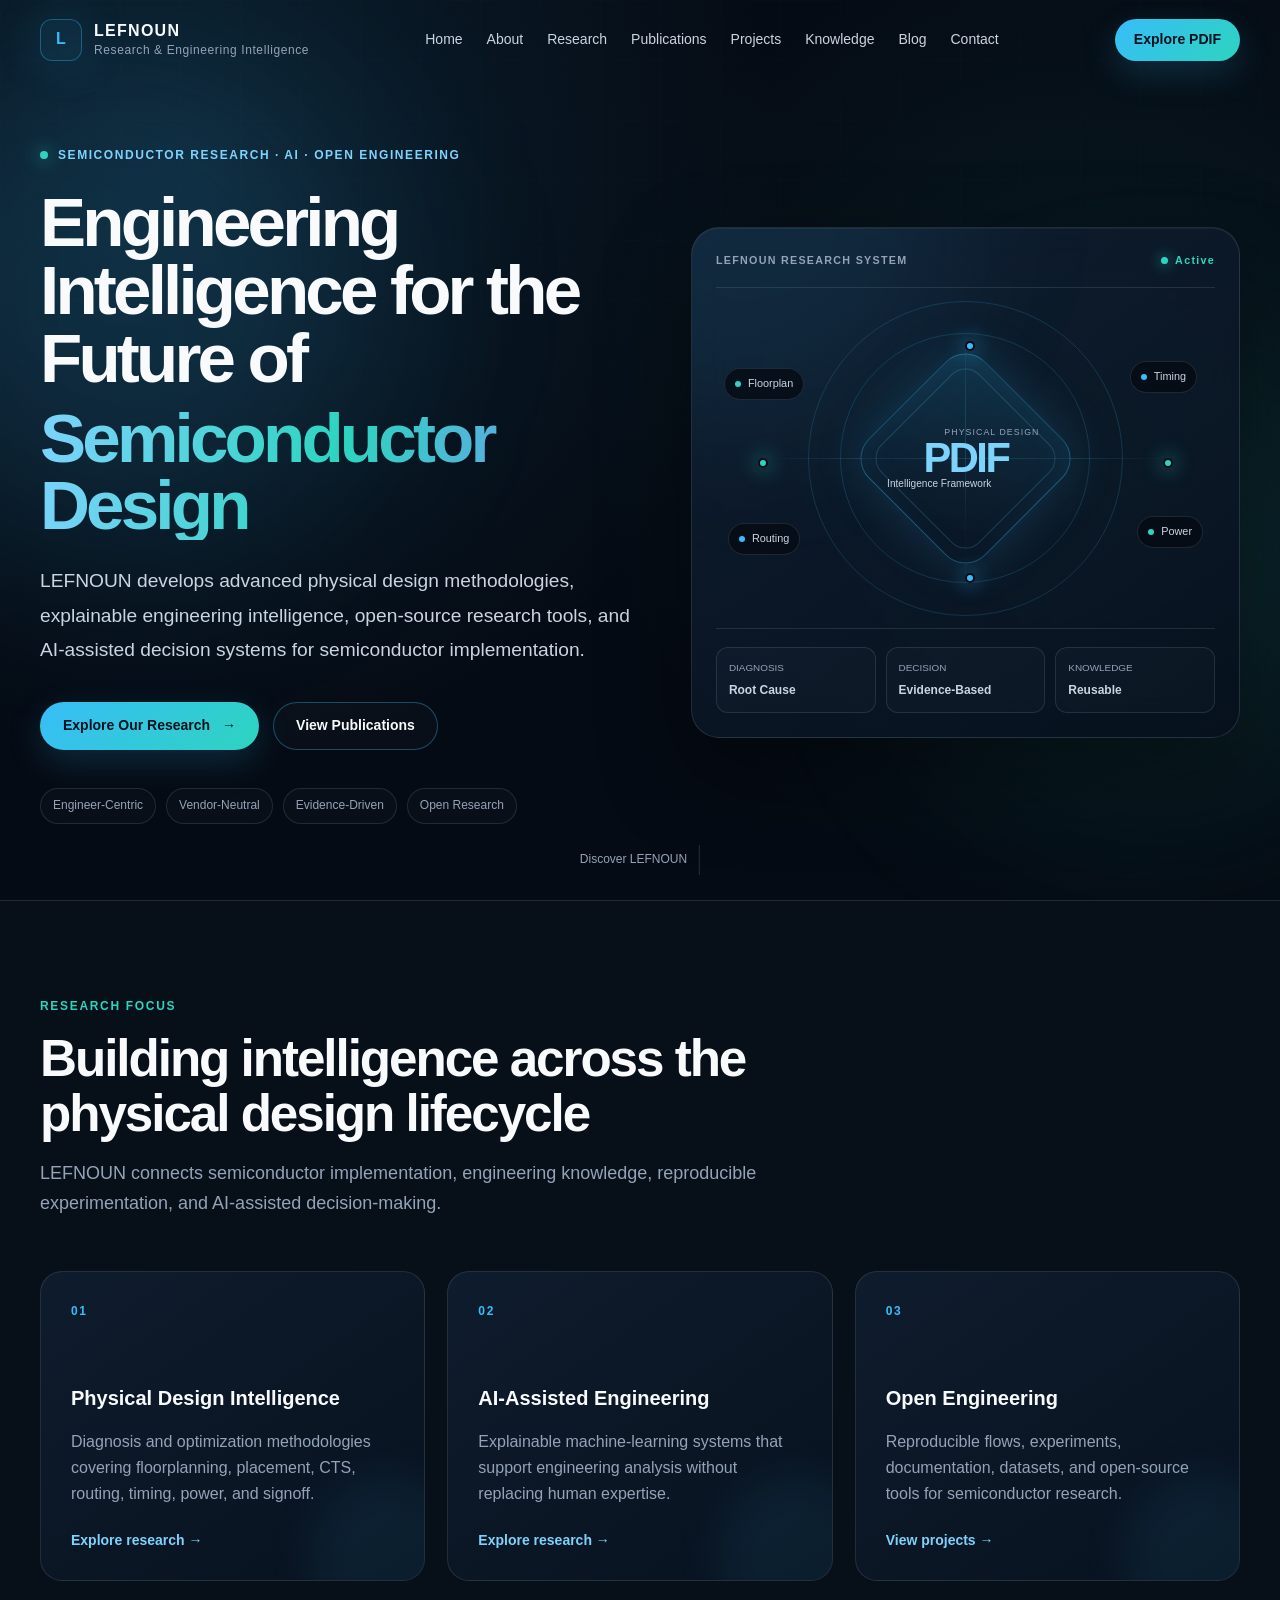
<file: index-old.html>
<!DOCTYPE html>
<html lang="en">
<head>
  <meta charset="UTF-8">

  <meta
    name="viewport"
    content="width=device-width, initial-scale=1.0"
  >

  <meta
    name="description"
    content="LEFNOUN develops semiconductor research, physical design intelligence, open-source EDA methodologies, and AI-assisted engineering systems."
  >

  <title>LEFNOUN | Semiconductor Research & Engineering Intelligence</title>

  <link rel="icon" href="/favicon.ico">
  <link rel="stylesheet" href="/css/style.css">
</head>

<body>

  <!-- Header -->
  <header class="site-header" id="site-header">
    <div class="container header-inner">

      <a class="brand" href="/" aria-label="LEFNOUN homepage">
        <span class="brand-mark">L</span>

        <span class="brand-text">
          <strong>LEFNOUN</strong>
          <span>Research & Engineering Intelligence</span>
        </span>
      </a>

      <nav
        class="desktop-nav"
        id="primary-navigation"
        aria-label="Primary navigation"
      >
        <a href="/" class="active">Home</a>
        <a href="/about/">About</a>
        <a href="/research/">Research</a>
        <a href="/publications/">Publications</a>
        <a href="/projects/">Projects</a>
        <a href="/knowledge/">Knowledge</a>
        <a href="/blog/">Blog</a>
        <a href="/contact/">Contact</a>
      </nav>

      <div class="header-actions">
        <a class="btn small header-cta" href="/research/#pdif">
          Explore PDIF
        </a>

        <button
          class="menu-toggle"
          id="menu-toggle"
          type="button"
          aria-label="Open navigation menu"
          aria-controls="primary-navigation"
          aria-expanded="false"
        >
          <span></span>
          <span></span>
          <span></span>
        </button>
      </div>

    </div>
  </header>

  <main>

    <!-- Hero -->
    <section class="hero" id="home">

      <div class="hero-grid-background" aria-hidden="true"></div>
      <div class="hero-glow hero-glow-one" aria-hidden="true"></div>
      <div class="hero-glow hero-glow-two" aria-hidden="true"></div>

      <div class="container hero-layout">

        <div class="hero-content reveal">

          <p class="eyebrow">
            <span class="eyebrow-dot"></span>
            Semiconductor Research · AI · Open Engineering
          </p>

          <h1>
            Engineering Intelligence for the Future of
            <span>Semiconductor Design</span>
          </h1>

          <p class="hero-description">
            LEFNOUN develops advanced physical design methodologies,
            explainable engineering intelligence, open-source research
            tools, and AI-assisted decision systems for semiconductor
            implementation.
          </p>

          <div class="hero-actions">
            <a class="btn" href="/research/">
              Explore Our Research
              <span aria-hidden="true">→</span>
            </a>

            <a class="btn ghost" href="/publications/">
              View Publications
            </a>
          </div>

          <div class="hero-principles" aria-label="LEFNOUN principles">
            <span>Engineer-Centric</span>
            <span>Vendor-Neutral</span>
            <span>Evidence-Driven</span>
            <span>Open Research</span>
          </div>

        </div>

        <!-- PDIF Visual -->
        <div class="hero-visual reveal" aria-label="PDIF architecture">

          <div class="architecture-panel">

            <div class="panel-heading">
              <span>LEFNOUN RESEARCH SYSTEM</span>
              <span class="system-status">
                <i></i>
                Active
              </span>
            </div>

            <div class="chip-system">

              <div class="orbit orbit-one"></div>
              <div class="orbit orbit-two"></div>

              <span class="signal-node node-one"></span>
              <span class="signal-node node-two"></span>
              <span class="signal-node node-three"></span>
              <span class="signal-node node-four"></span>

              <div class="chip-core">
                <small>PHYSICAL DESIGN</small>
                <strong>PDIF</strong>
                <span>Intelligence Framework</span>
              </div>

              <div class="data-label label-timing">
                <span></span>
                Timing
              </div>

              <div class="data-label label-power">
                <span></span>
                Power
              </div>

              <div class="data-label label-routing">
                <span></span>
                Routing
              </div>

              <div class="data-label label-floorplan">
                <span></span>
                Floorplan
              </div>

            </div>

            <div class="panel-metrics">

              <div>
                <span>Diagnosis</span>
                <strong>Root Cause</strong>
              </div>

              <div>
                <span>Decision</span>
                <strong>Evidence-Based</strong>
              </div>

              <div>
                <span>Knowledge</span>
                <strong>Reusable</strong>
              </div>

            </div>

          </div>

        </div>

      </div>

      <div class="hero-scroll-indicator">
        <span>Discover LEFNOUN</span>
        <i></i>
      </div>

    </section>

    <!-- Research preview -->
    <section class="research-preview">
      <div class="container">

        <div class="section-heading reveal">
          <p class="section-label">Research Focus</p>

          <h2>
            Building intelligence across the physical design lifecycle
          </h2>

          <p>
            LEFNOUN connects semiconductor implementation, engineering
            knowledge, reproducible experimentation, and AI-assisted
            decision-making.
          </p>
        </div>

        <div class="research-grid">

          <article class="research-card reveal">
            <span class="card-number">01</span>
            <h3>Physical Design Intelligence</h3>
            <p>
              Diagnosis and optimization methodologies covering
              floorplanning, placement, CTS, routing, timing, power,
              and signoff.
            </p>
            <a href="/research/">Explore research →</a>
          </article>

          <article class="research-card reveal">
            <span class="card-number">02</span>
            <h3>AI-Assisted Engineering</h3>
            <p>
              Explainable machine-learning systems that support
              engineering analysis without replacing human expertise.
            </p>
            <a href="/research/">Explore research →</a>
          </article>

          <article class="research-card reveal">
            <span class="card-number">03</span>
            <h3>Open Engineering</h3>
            <p>
              Reproducible flows, experiments, documentation, datasets,
              and open-source tools for semiconductor research.
            </p>
            <a href="/projects/">View projects →</a>
          </article>

        </div>

      </div>
    </section>

  </main>

  <script src="/js/main.js"></script>
</body>
</html>
</file>
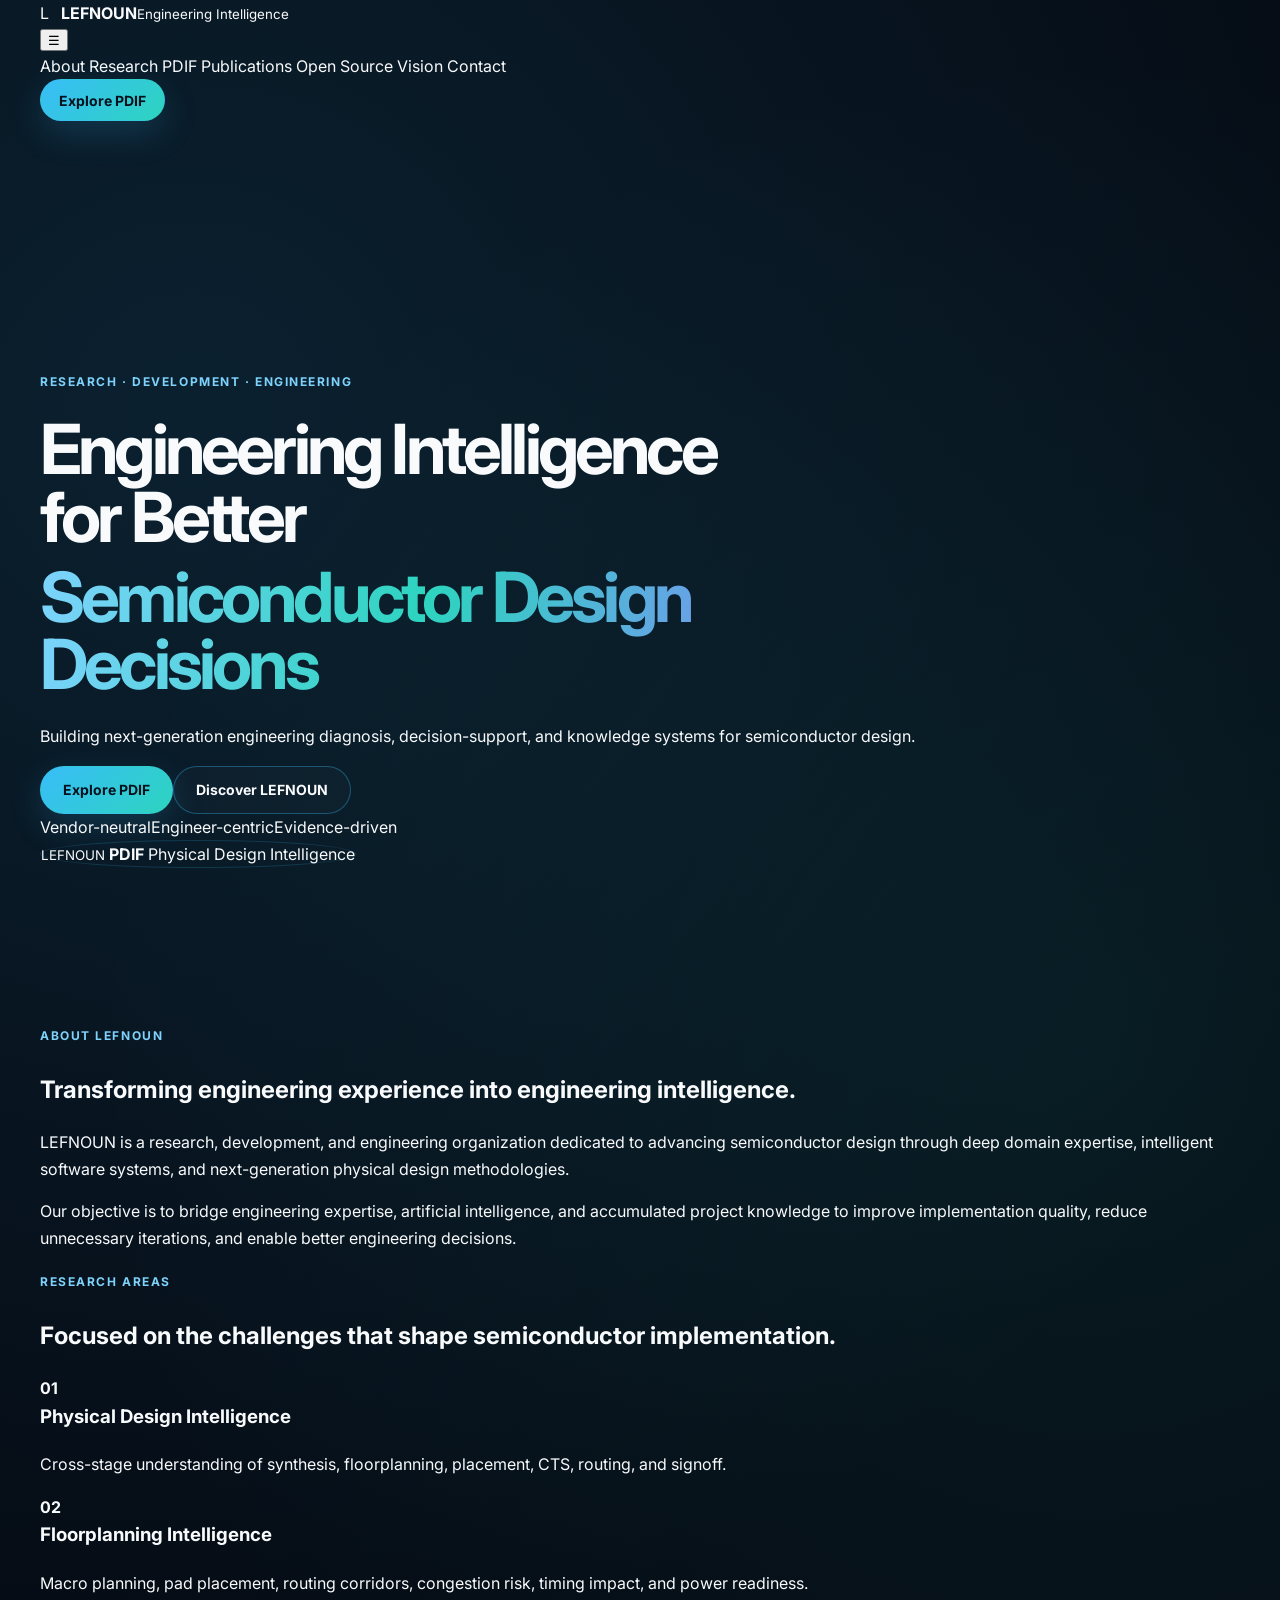
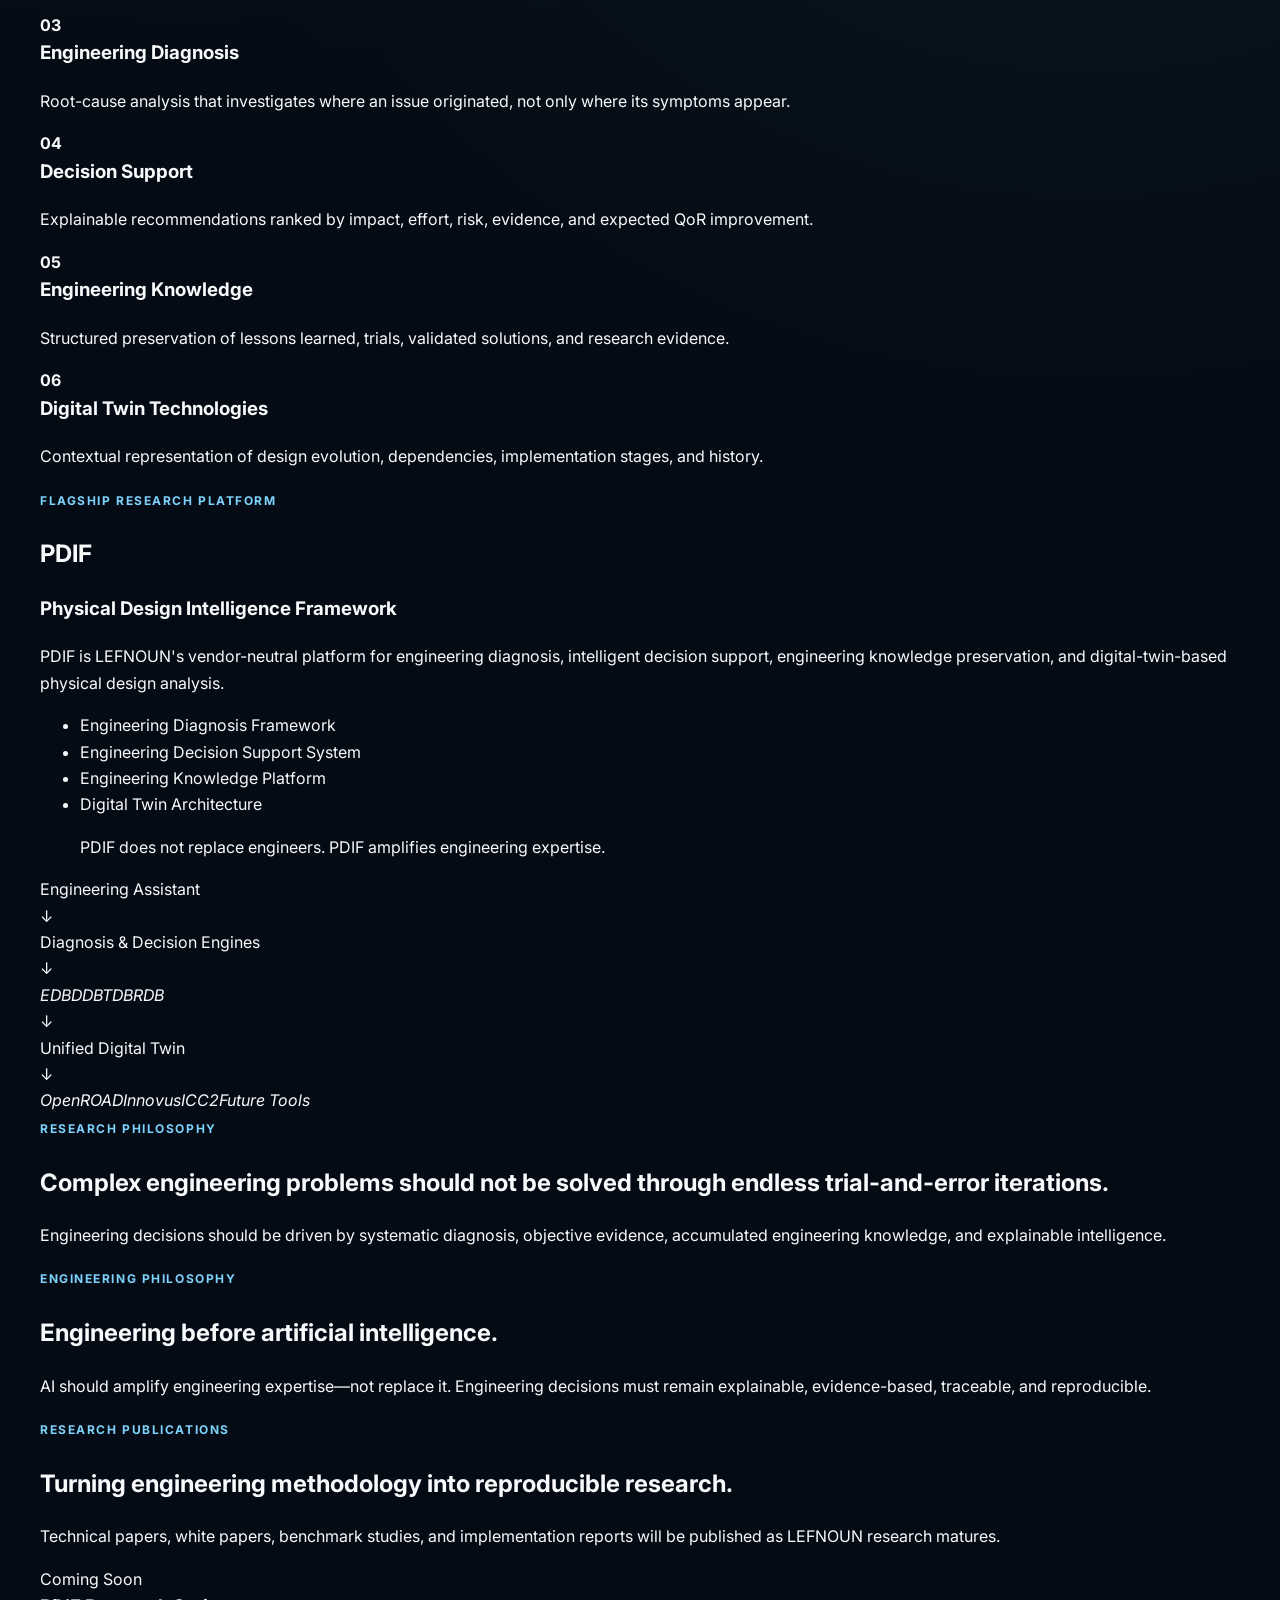
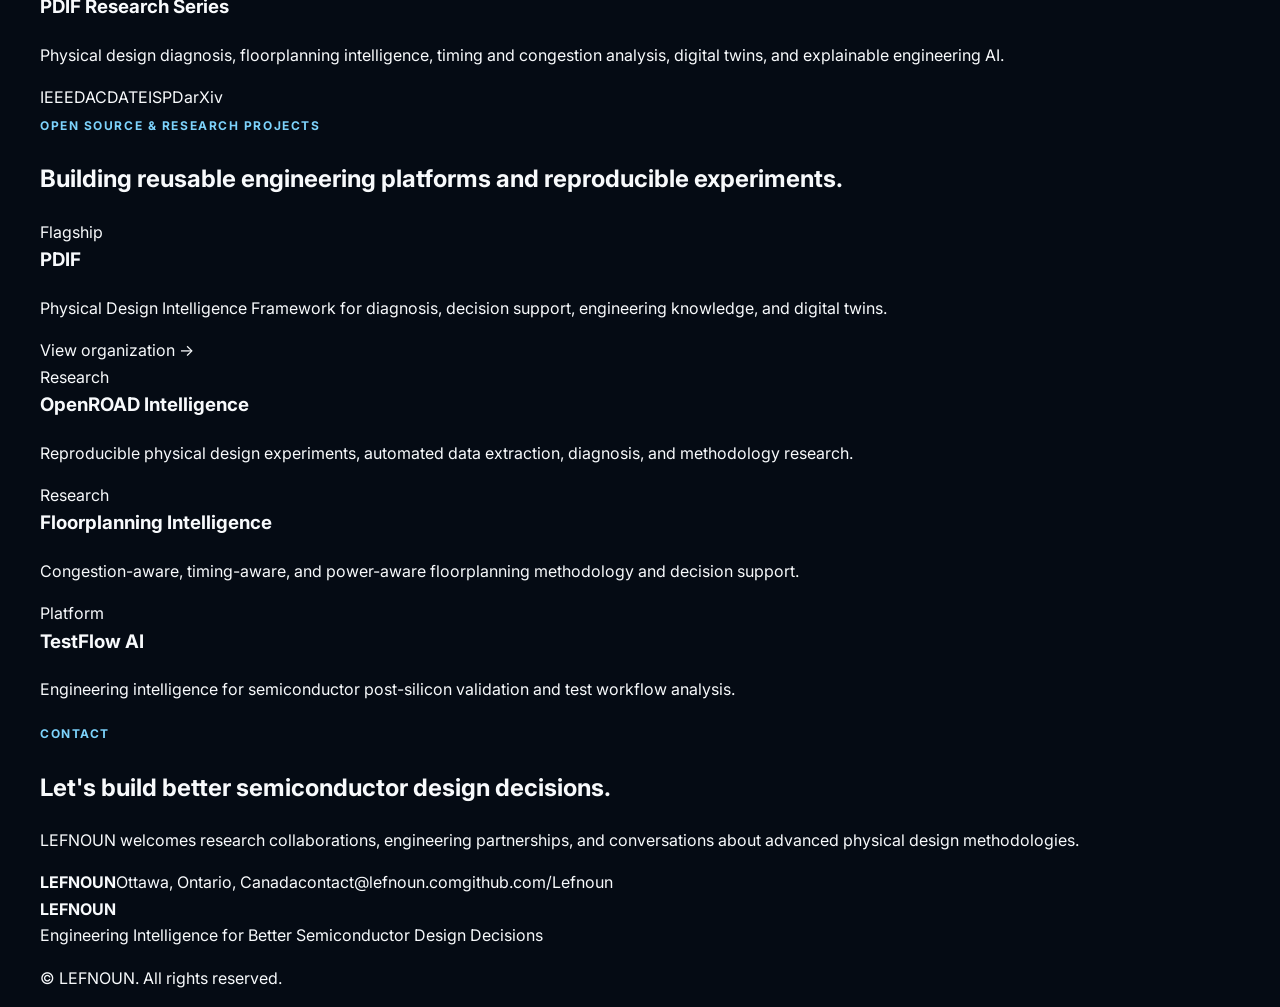
<file: index-v1-backup.html>
<!doctype html>
<html lang="en">
<head>
  <meta charset="utf-8">
  <meta name="viewport" content="width=device-width,initial-scale=1">
  <meta name="description" content="LEFNOUN develops engineering intelligence for better semiconductor design decisions.">
  <title>LEFNOUN | Engineering Intelligence</title>
  <link rel="icon" href="assets/logo/favicon.svg" type="image/svg+xml">
  <link rel="preconnect" href="https://fonts.googleapis.com">
  <link rel="preconnect" href="https://fonts.gstatic.com" crossorigin>
  <link href="https://fonts.googleapis.com/css2?family=Inter:wght@400;500;600;700;800&display=swap" rel="stylesheet">
  <link rel="stylesheet" href="css/style.css">
</head>
<body>
<header class="header">
  <div class="container nav">
    <a class="brand" href="#home"><span class="mark">L</span><span><b>LEFNOUN</b><small>Engineering Intelligence</small></span></a>
    <button class="menu" aria-label="Open navigation" aria-expanded="false">☰</button>
    <nav>
  <a href="#about">About</a>
  <a href="#research">Research</a>
  <a href="#pdif">PDIF</a>
  <a href="#publications">Publications</a>
  <a href="#projects">Open Source</a>
  <a href="#vision">Vision</a>
  <a href="#contact">Contact</a>
</nav>
    <a class="btn small" href="#pdif">Explore PDIF</a>
  </div>
</header>

<main>
<section id="home" class="hero">
  <div class="grid-pattern"></div>
  <div class="container hero-grid">
    <div class="reveal">
      <p class="eyebrow">Research · Development · Engineering</p>
      <h1>Engineering Intelligence for Better <span>Semiconductor Design Decisions</span></h1>
      <p class="lead">Building next-generation engineering diagnosis, decision-support, and knowledge systems for semiconductor design.</p>
      <div class="actions"><a class="btn" href="#pdif">Explore PDIF</a><a class="btn ghost" href="#about">Discover LEFNOUN</a></div>
      <div class="meta"><span>Vendor-neutral</span><span>Engineer-centric</span><span>Evidence-driven</span></div>
    </div>
    <div class="visual reveal">
      <div class="orbit">
  <div class="orbit-ring ring-two"></div>

  <div class="signal-dot dot-one"></div>
  <div class="signal-dot dot-two"></div>
  <div class="signal-dot dot-three"></div>

  <div class="chip">
    <small>LEFNOUN</small>
    <strong>PDIF</strong>
    <span>Physical Design Intelligence</span>
  </div>
</div>
</section>

<section id="about" class="section light">
  <div class="container two-col">
    <div class="reveal"><p class="eyebrow">About LEFNOUN</p><h2>Transforming engineering experience into engineering intelligence.</h2></div>
    <div class="copy reveal">
      <p>LEFNOUN is a research, development, and engineering organization dedicated to advancing semiconductor design through deep domain expertise, intelligent software systems, and next-generation physical design methodologies.</p>
      <p>Our objective is to bridge engineering expertise, artificial intelligence, and accumulated project knowledge to improve implementation quality, reduce unnecessary iterations, and enable better engineering decisions.</p>
    </div>
  </div>
</section>

<section id="research" class="section">
  <div class="container">
    <div class="heading reveal"><p class="eyebrow">Research Areas</p><h2>Focused on the challenges that shape semiconductor implementation.</h2></div>
    <div class="cards">
      <article class="card reveal"><b>01</b><h3>Physical Design Intelligence</h3><p>Cross-stage understanding of synthesis, floorplanning, placement, CTS, routing, and signoff.</p></article>
      <article class="card reveal"><b>02</b><h3>Floorplanning Intelligence</h3><p>Macro planning, pad placement, routing corridors, congestion risk, timing impact, and power readiness.</p></article>
      <article class="card reveal"><b>03</b><h3>Engineering Diagnosis</h3><p>Root-cause analysis that investigates where an issue originated, not only where its symptoms appear.</p></article>
      <article class="card reveal"><b>04</b><h3>Decision Support</h3><p>Explainable recommendations ranked by impact, effort, risk, evidence, and expected QoR improvement.</p></article>
      <article class="card reveal"><b>05</b><h3>Engineering Knowledge</h3><p>Structured preservation of lessons learned, trials, validated solutions, and research evidence.</p></article>
      <article class="card reveal"><b>06</b><h3>Digital Twin Technologies</h3><p>Contextual representation of design evolution, dependencies, implementation stages, and history.</p></article>
    </div>
  </div>
</section>

<section id="pdif" class="section pdif">
  <div class="container two-col">
    <div class="reveal">
      <p class="eyebrow">Flagship Research Platform</p><h2>PDIF</h2><h3>Physical Design Intelligence Framework</h3>
      <p>PDIF is LEFNOUN's vendor-neutral platform for engineering diagnosis, intelligent decision support, engineering knowledge preservation, and digital-twin-based physical design analysis.</p>
      <ul><li>Engineering Diagnosis Framework</li><li>Engineering Decision Support System</li><li>Engineering Knowledge Platform</li><li>Digital Twin Architecture</li></ul>
      <blockquote>PDIF does not replace engineers. PDIF amplifies engineering expertise.</blockquote>
    </div>
    <div class="architecture reveal">
      <div>Engineering Assistant</div><span>↓</span><div>Diagnosis & Decision Engines</div><span>↓</span>
      <div class="db"><i>EDB</i><i>DDB</i><i>TDB</i><i>RDB</i></div><span>↓</span>
      <div>Unified Digital Twin</div><span>↓</span><div class="tools"><i>OpenROAD</i><i>Innovus</i><i>ICC2</i><i>Future Tools</i></div>
    </div>
  </div>
</section>

<section id="vision" class="section light">
  <div class="container center reveal"><p class="eyebrow">Research Philosophy</p><h2>Complex engineering problems should not be solved through endless trial-and-error iterations.</h2><p>Engineering decisions should be driven by systematic diagnosis, objective evidence, accumulated engineering knowledge, and explainable intelligence.</p></div>
</section>
<!-- Add these sections immediately before your existing Contact section -->
<section class="section philosophy">
  <div class="container center reveal">
    <p class="eyebrow">Engineering Philosophy</p>
    <h2>Engineering before artificial intelligence.</h2>
    <p>
      AI should amplify engineering expertise—not replace it. Engineering
      decisions must remain explainable, evidence-based, traceable, and reproducible.
    </p>
  </div>
</section>

<section id="publications" class="section light">
  <div class="container two-col">
    <div class="reveal">
      <p class="eyebrow">Research Publications</p>
      <h2>Turning engineering methodology into reproducible research.</h2>
      <p class="muted">
        Technical papers, white papers, benchmark studies, and implementation
        reports will be published as LEFNOUN research matures.
      </p>
    </div>
    <div class="publication-card reveal">
      <span class="status">Coming Soon</span>
      <h3>PDIF Research Series</h3>
      <p>
        Physical design diagnosis, floorplanning intelligence, timing and
        congestion analysis, digital twins, and explainable engineering AI.
      </p>
      <div class="publication-targets">
        <span>IEEE</span><span>DAC</span><span>DATE</span><span>ISPD</span><span>arXiv</span>
      </div>
    </div>
  </div>
</section>

<section id="projects" class="section">
  <div class="container">
    <div class="heading reveal">
      <p class="eyebrow">Open Source & Research Projects</p>
      <h2>Building reusable engineering platforms and reproducible experiments.</h2>
    </div>
    <div class="project-grid">
      <article class="project-card featured reveal">
        <span>Flagship</span>
        <h3>PDIF</h3>
        <p>Physical Design Intelligence Framework for diagnosis, decision support, engineering knowledge, and digital twins.</p>
        <a href="https://github.com/Lefnoun" target="_blank" rel="noreferrer">View organization →</a>
      </article>
      <article class="project-card reveal">
        <span>Research</span>
        <h3>OpenROAD Intelligence</h3>
        <p>Reproducible physical design experiments, automated data extraction, diagnosis, and methodology research.</p>
      </article>
      <article class="project-card reveal">
        <span>Research</span>
        <h3>Floorplanning Intelligence</h3>
        <p>Congestion-aware, timing-aware, and power-aware floorplanning methodology and decision support.</p>
      </article>
      <article class="project-card reveal">
        <span>Platform</span>
        <h3>TestFlow AI</h3>
        <p>Engineering intelligence for semiconductor post-silicon validation and test workflow analysis.</p>
      </article>
    </div>
  </div>
</section>

<section id="contact" class="section">
  <div class="container two-col">
    <div class="reveal"><p class="eyebrow">Contact</p><h2>Let's build better semiconductor design decisions.</h2><p>LEFNOUN welcomes research collaborations, engineering partnerships, and conversations about advanced physical design methodologies.</p></div>
    <div class="contact reveal"><b>LEFNOUN</b><span>Ottawa, Ontario, Canada</span><a href="mailto:contact@lefnoun.com">contact@lefnoun.com</a><a href="https://github.com/Lefnoun">github.com/Lefnoun</a></div>
  </div>
</section>
</main>

<footer><div class="container footer"><div><b>LEFNOUN</b><p>Engineering Intelligence for Better Semiconductor Design Decisions</p></div><p>© <span id="year"></span> LEFNOUN. All rights reserved.</p></div></footer>
<script src="js/main.js"></script>
</body>
</html>
</file>
<file: css-v2/style.css>
@import url("./variables.css");
@import url("./layout.css");
@import url("./components.css");
@import url("./hero.css");
@import url("./animations.css");
@import url("./responsive.css");

* {
  box-sizing: border-box;
}

html {
  scroll-behavior: smooth;
}

body {
  margin: 0;
  min-height: 100vh;
  font-family: var(--font-primary);
  color: var(--color-text);
  background:
    radial-gradient(
      circle at 15% 10%,
      rgba(56, 189, 248, 0.12),
      transparent 32%
    ),
    radial-gradient(
      circle at 85% 25%,
      rgba(45, 212, 191, 0.08),
      transparent 30%
    ),
    var(--color-background);
  line-height: 1.65;
}

body,
button,
input,
textarea {
  font-family: var(--font-primary);
}

img {
  display: block;
  max-width: 100%;
}

a {
  color: inherit;
  text-decoration: none;
}

button,
a {
  -webkit-tap-highlight-color: transparent;
}

h1,
h2,
h3,
p {
  margin-top: 0;
}

::selection {
  color: var(--color-background);
  background: var(--color-primary);
}
</file>
<file: css/style.css>
@import url("./variables.css");
@import url("./layout.css");
@import url("./components.css");
@import url("./hero.css");
@import url("./animations.css");
@import url("./responsive.css");

* {
  box-sizing: border-box;
}

html {
  scroll-behavior: smooth;
}

body {
  margin: 0;
  min-height: 100vh;
  font-family: var(--font-primary);
  color: var(--color-text);
  background:
    radial-gradient(
      circle at 15% 10%,
      rgba(56, 189, 248, 0.12),
      transparent 32%
    ),
    radial-gradient(
      circle at 85% 25%,
      rgba(45, 212, 191, 0.08),
      transparent 30%
    ),
    var(--color-background);
  line-height: 1.65;
}

body,
button,
input,
textarea {
  font-family: var(--font-primary);
}

img {
  display: block;
  max-width: 100%;
}

a {
  color: inherit;
  text-decoration: none;
}

button,
a {
  -webkit-tap-highlight-color: transparent;
}

h1,
h2,
h3,
p {
  margin-top: 0;
}

::selection {
  color: var(--color-background);
  background: var(--color-primary);
}
</file>
